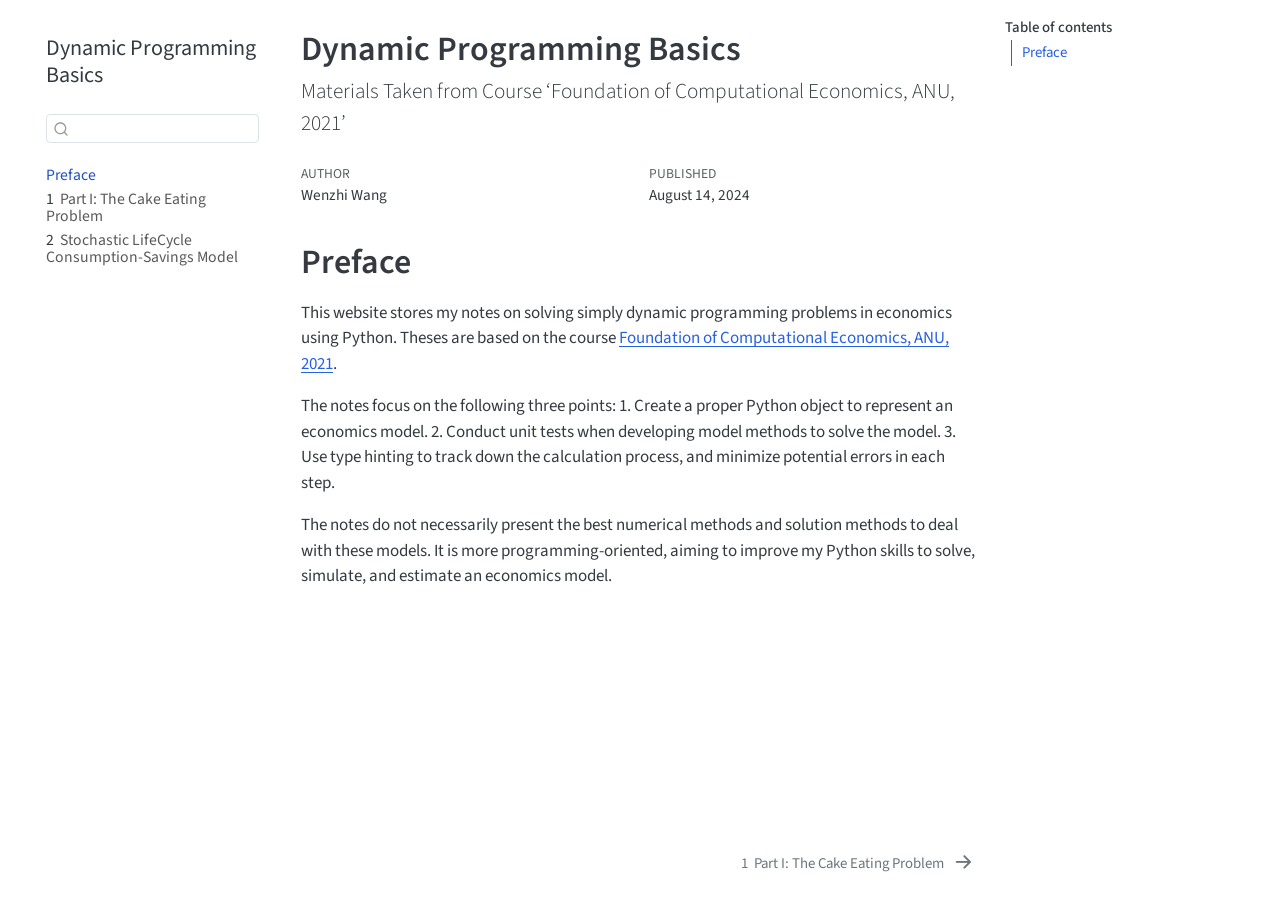
<file: docs/index.html>
<!DOCTYPE html>
<html xmlns="http://www.w3.org/1999/xhtml" lang="en" xml:lang="en"><head>

<meta charset="utf-8">
<meta name="generator" content="quarto-1.5.53">

<meta name="viewport" content="width=device-width, initial-scale=1.0, user-scalable=yes">

<meta name="author" content="Wenzhi Wang">
<meta name="dcterms.date" content="2024-08-14">

<title>Dynamic Programming Basics</title>
<style>
code{white-space: pre-wrap;}
span.smallcaps{font-variant: small-caps;}
div.columns{display: flex; gap: min(4vw, 1.5em);}
div.column{flex: auto; overflow-x: auto;}
div.hanging-indent{margin-left: 1.5em; text-indent: -1.5em;}
ul.task-list{list-style: none;}
ul.task-list li input[type="checkbox"] {
  width: 0.8em;
  margin: 0 0.8em 0.2em -1em; /* quarto-specific, see https://github.com/quarto-dev/quarto-cli/issues/4556 */ 
  vertical-align: middle;
}
</style>


<script src="site_libs/quarto-nav/quarto-nav.js"></script>
<script src="site_libs/quarto-nav/headroom.min.js"></script>
<script src="site_libs/clipboard/clipboard.min.js"></script>
<script src="site_libs/quarto-search/autocomplete.umd.js"></script>
<script src="site_libs/quarto-search/fuse.min.js"></script>
<script src="site_libs/quarto-search/quarto-search.js"></script>
<meta name="quarto:offset" content="./">
<link href="./01CakeEating.html" rel="next">
<script src="site_libs/quarto-html/quarto.js"></script>
<script src="site_libs/quarto-html/popper.min.js"></script>
<script src="site_libs/quarto-html/tippy.umd.min.js"></script>
<script src="site_libs/quarto-html/anchor.min.js"></script>
<link href="site_libs/quarto-html/tippy.css" rel="stylesheet">
<link href="site_libs/quarto-html/quarto-syntax-highlighting.css" rel="stylesheet" id="quarto-text-highlighting-styles">
<script src="site_libs/bootstrap/bootstrap.min.js"></script>
<link href="site_libs/bootstrap/bootstrap-icons.css" rel="stylesheet">
<link href="site_libs/bootstrap/bootstrap.min.css" rel="stylesheet" id="quarto-bootstrap" data-mode="light">
<script id="quarto-search-options" type="application/json">{
  "location": "sidebar",
  "copy-button": false,
  "collapse-after": 3,
  "panel-placement": "start",
  "type": "textbox",
  "limit": 50,
  "keyboard-shortcut": [
    "f",
    "/",
    "s"
  ],
  "show-item-context": false,
  "language": {
    "search-no-results-text": "No results",
    "search-matching-documents-text": "matching documents",
    "search-copy-link-title": "Copy link to search",
    "search-hide-matches-text": "Hide additional matches",
    "search-more-match-text": "more match in this document",
    "search-more-matches-text": "more matches in this document",
    "search-clear-button-title": "Clear",
    "search-text-placeholder": "",
    "search-detached-cancel-button-title": "Cancel",
    "search-submit-button-title": "Submit",
    "search-label": "Search"
  }
}</script>


</head>

<body class="nav-sidebar floating">

<div id="quarto-search-results"></div>
  <header id="quarto-header" class="headroom fixed-top">
  <nav class="quarto-secondary-nav">
    <div class="container-fluid d-flex">
      <button type="button" class="quarto-btn-toggle btn" data-bs-toggle="collapse" role="button" data-bs-target=".quarto-sidebar-collapse-item" aria-controls="quarto-sidebar" aria-expanded="false" aria-label="Toggle sidebar navigation" onclick="if (window.quartoToggleHeadroom) { window.quartoToggleHeadroom(); }">
        <i class="bi bi-layout-text-sidebar-reverse"></i>
      </button>
        <nav class="quarto-page-breadcrumbs" aria-label="breadcrumb"><ol class="breadcrumb"><li class="breadcrumb-item"><a href="./index.html">Preface</a></li></ol></nav>
        <a class="flex-grow-1" role="navigation" data-bs-toggle="collapse" data-bs-target=".quarto-sidebar-collapse-item" aria-controls="quarto-sidebar" aria-expanded="false" aria-label="Toggle sidebar navigation" onclick="if (window.quartoToggleHeadroom) { window.quartoToggleHeadroom(); }">      
        </a>
      <button type="button" class="btn quarto-search-button" aria-label="Search" onclick="window.quartoOpenSearch();">
        <i class="bi bi-search"></i>
      </button>
    </div>
  </nav>
</header>
<!-- content -->
<div id="quarto-content" class="quarto-container page-columns page-rows-contents page-layout-article">
<!-- sidebar -->
  <nav id="quarto-sidebar" class="sidebar collapse collapse-horizontal quarto-sidebar-collapse-item sidebar-navigation floating overflow-auto">
    <div class="pt-lg-2 mt-2 text-left sidebar-header">
    <div class="sidebar-title mb-0 py-0">
      <a href="./">Dynamic Programming Basics</a> 
    </div>
      </div>
        <div class="mt-2 flex-shrink-0 align-items-center">
        <div class="sidebar-search">
        <div id="quarto-search" class="" title="Search"></div>
        </div>
        </div>
    <div class="sidebar-menu-container"> 
    <ul class="list-unstyled mt-1">
        <li class="sidebar-item">
  <div class="sidebar-item-container"> 
  <a href="./index.html" class="sidebar-item-text sidebar-link active">
 <span class="menu-text">Preface</span></a>
  </div>
</li>
        <li class="sidebar-item">
  <div class="sidebar-item-container"> 
  <a href="./01CakeEating.html" class="sidebar-item-text sidebar-link">
 <span class="menu-text"><span class="chapter-number">1</span>&nbsp; <span class="chapter-title">Part I: The Cake Eating Problem</span></span></a>
  </div>
</li>
        <li class="sidebar-item">
  <div class="sidebar-item-container"> 
  <a href="./02LifeCycle.html" class="sidebar-item-text sidebar-link">
 <span class="menu-text"><span class="chapter-number">2</span>&nbsp; <span class="chapter-title">Stochastic LifeCycle Consumption-Savings Model</span></span></a>
  </div>
</li>
    </ul>
    </div>
</nav>
<div id="quarto-sidebar-glass" class="quarto-sidebar-collapse-item" data-bs-toggle="collapse" data-bs-target=".quarto-sidebar-collapse-item"></div>
<!-- margin-sidebar -->
    <div id="quarto-margin-sidebar" class="sidebar margin-sidebar">
        <nav id="TOC" role="doc-toc" class="toc-active">
    <h2 id="toc-title">Table of contents</h2>
   
  <ul>
  <li><a href="#preface" id="toc-preface" class="nav-link active" data-scroll-target="#preface">Preface</a></li>
  </ul>
</nav>
    </div>
<!-- main -->
<main class="content" id="quarto-document-content">

<header id="title-block-header" class="quarto-title-block default">
<div class="quarto-title">
<h1 class="title">Dynamic Programming Basics</h1>
<p class="subtitle lead">Materials Taken from Course ‘Foundation of Computational Economics, ANU, 2021’</p>
</div>



<div class="quarto-title-meta">

    <div>
    <div class="quarto-title-meta-heading">Author</div>
    <div class="quarto-title-meta-contents">
             <p>Wenzhi Wang </p>
          </div>
  </div>
    
    <div>
    <div class="quarto-title-meta-heading">Published</div>
    <div class="quarto-title-meta-contents">
      <p class="date">August 14, 2024</p>
    </div>
  </div>
  
    
  </div>
  


</header>


<section id="preface" class="level1 unnumbered">
<h1 class="unnumbered">Preface</h1>
<p>This website stores my notes on solving simply dynamic programming problems in economics using Python. Theses are based on the course <a href="https://github.com/fediskhakov/CompEcon">Foundation of Computational Economics, ANU, 2021</a>.</p>
<p>The notes focus on the following three points: 1. Create a proper Python object to represent an economics model. 2. Conduct unit tests when developing model methods to solve the model. 3. Use type hinting to track down the calculation process, and minimize potential errors in each step.</p>
<p>The notes do not necessarily present the best numerical methods and solution methods to deal with these models. It is more programming-oriented, aiming to improve my Python skills to solve, simulate, and estimate an economics model.</p>


</section>

</main> <!-- /main -->
<script id="quarto-html-after-body" type="application/javascript">
window.document.addEventListener("DOMContentLoaded", function (event) {
  const toggleBodyColorMode = (bsSheetEl) => {
    const mode = bsSheetEl.getAttribute("data-mode");
    const bodyEl = window.document.querySelector("body");
    if (mode === "dark") {
      bodyEl.classList.add("quarto-dark");
      bodyEl.classList.remove("quarto-light");
    } else {
      bodyEl.classList.add("quarto-light");
      bodyEl.classList.remove("quarto-dark");
    }
  }
  const toggleBodyColorPrimary = () => {
    const bsSheetEl = window.document.querySelector("link#quarto-bootstrap");
    if (bsSheetEl) {
      toggleBodyColorMode(bsSheetEl);
    }
  }
  toggleBodyColorPrimary();  
  const icon = "";
  const anchorJS = new window.AnchorJS();
  anchorJS.options = {
    placement: 'right',
    icon: icon
  };
  anchorJS.add('.anchored');
  const isCodeAnnotation = (el) => {
    for (const clz of el.classList) {
      if (clz.startsWith('code-annotation-')) {                     
        return true;
      }
    }
    return false;
  }
  const onCopySuccess = function(e) {
    // button target
    const button = e.trigger;
    // don't keep focus
    button.blur();
    // flash "checked"
    button.classList.add('code-copy-button-checked');
    var currentTitle = button.getAttribute("title");
    button.setAttribute("title", "Copied!");
    let tooltip;
    if (window.bootstrap) {
      button.setAttribute("data-bs-toggle", "tooltip");
      button.setAttribute("data-bs-placement", "left");
      button.setAttribute("data-bs-title", "Copied!");
      tooltip = new bootstrap.Tooltip(button, 
        { trigger: "manual", 
          customClass: "code-copy-button-tooltip",
          offset: [0, -8]});
      tooltip.show();    
    }
    setTimeout(function() {
      if (tooltip) {
        tooltip.hide();
        button.removeAttribute("data-bs-title");
        button.removeAttribute("data-bs-toggle");
        button.removeAttribute("data-bs-placement");
      }
      button.setAttribute("title", currentTitle);
      button.classList.remove('code-copy-button-checked');
    }, 1000);
    // clear code selection
    e.clearSelection();
  }
  const getTextToCopy = function(trigger) {
      const codeEl = trigger.previousElementSibling.cloneNode(true);
      for (const childEl of codeEl.children) {
        if (isCodeAnnotation(childEl)) {
          childEl.remove();
        }
      }
      return codeEl.innerText;
  }
  const clipboard = new window.ClipboardJS('.code-copy-button:not([data-in-quarto-modal])', {
    text: getTextToCopy
  });
  clipboard.on('success', onCopySuccess);
  if (window.document.getElementById('quarto-embedded-source-code-modal')) {
    // For code content inside modals, clipBoardJS needs to be initialized with a container option
    // TODO: Check when it could be a function (https://github.com/zenorocha/clipboard.js/issues/860)
    const clipboardModal = new window.ClipboardJS('.code-copy-button[data-in-quarto-modal]', {
      text: getTextToCopy,
      container: window.document.getElementById('quarto-embedded-source-code-modal')
    });
    clipboardModal.on('success', onCopySuccess);
  }
    var localhostRegex = new RegExp(/^(?:http|https):\/\/localhost\:?[0-9]*\//);
    var mailtoRegex = new RegExp(/^mailto:/);
      var filterRegex = new RegExp('/' + window.location.host + '/');
    var isInternal = (href) => {
        return filterRegex.test(href) || localhostRegex.test(href) || mailtoRegex.test(href);
    }
    // Inspect non-navigation links and adorn them if external
 	var links = window.document.querySelectorAll('a[href]:not(.nav-link):not(.navbar-brand):not(.toc-action):not(.sidebar-link):not(.sidebar-item-toggle):not(.pagination-link):not(.no-external):not([aria-hidden]):not(.dropdown-item):not(.quarto-navigation-tool):not(.about-link)');
    for (var i=0; i<links.length; i++) {
      const link = links[i];
      if (!isInternal(link.href)) {
        // undo the damage that might have been done by quarto-nav.js in the case of
        // links that we want to consider external
        if (link.dataset.originalHref !== undefined) {
          link.href = link.dataset.originalHref;
        }
      }
    }
  function tippyHover(el, contentFn, onTriggerFn, onUntriggerFn) {
    const config = {
      allowHTML: true,
      maxWidth: 500,
      delay: 100,
      arrow: false,
      appendTo: function(el) {
          return el.parentElement;
      },
      interactive: true,
      interactiveBorder: 10,
      theme: 'quarto',
      placement: 'bottom-start',
    };
    if (contentFn) {
      config.content = contentFn;
    }
    if (onTriggerFn) {
      config.onTrigger = onTriggerFn;
    }
    if (onUntriggerFn) {
      config.onUntrigger = onUntriggerFn;
    }
    window.tippy(el, config); 
  }
  const noterefs = window.document.querySelectorAll('a[role="doc-noteref"]');
  for (var i=0; i<noterefs.length; i++) {
    const ref = noterefs[i];
    tippyHover(ref, function() {
      // use id or data attribute instead here
      let href = ref.getAttribute('data-footnote-href') || ref.getAttribute('href');
      try { href = new URL(href).hash; } catch {}
      const id = href.replace(/^#\/?/, "");
      const note = window.document.getElementById(id);
      if (note) {
        return note.innerHTML;
      } else {
        return "";
      }
    });
  }
  const xrefs = window.document.querySelectorAll('a.quarto-xref');
  const processXRef = (id, note) => {
    // Strip column container classes
    const stripColumnClz = (el) => {
      el.classList.remove("page-full", "page-columns");
      if (el.children) {
        for (const child of el.children) {
          stripColumnClz(child);
        }
      }
    }
    stripColumnClz(note)
    if (id === null || id.startsWith('sec-')) {
      // Special case sections, only their first couple elements
      const container = document.createElement("div");
      if (note.children && note.children.length > 2) {
        container.appendChild(note.children[0].cloneNode(true));
        for (let i = 1; i < note.children.length; i++) {
          const child = note.children[i];
          if (child.tagName === "P" && child.innerText === "") {
            continue;
          } else {
            container.appendChild(child.cloneNode(true));
            break;
          }
        }
        if (window.Quarto?.typesetMath) {
          window.Quarto.typesetMath(container);
        }
        return container.innerHTML
      } else {
        if (window.Quarto?.typesetMath) {
          window.Quarto.typesetMath(note);
        }
        return note.innerHTML;
      }
    } else {
      // Remove any anchor links if they are present
      const anchorLink = note.querySelector('a.anchorjs-link');
      if (anchorLink) {
        anchorLink.remove();
      }
      if (window.Quarto?.typesetMath) {
        window.Quarto.typesetMath(note);
      }
      // TODO in 1.5, we should make sure this works without a callout special case
      if (note.classList.contains("callout")) {
        return note.outerHTML;
      } else {
        return note.innerHTML;
      }
    }
  }
  for (var i=0; i<xrefs.length; i++) {
    const xref = xrefs[i];
    tippyHover(xref, undefined, function(instance) {
      instance.disable();
      let url = xref.getAttribute('href');
      let hash = undefined; 
      if (url.startsWith('#')) {
        hash = url;
      } else {
        try { hash = new URL(url).hash; } catch {}
      }
      if (hash) {
        const id = hash.replace(/^#\/?/, "");
        const note = window.document.getElementById(id);
        if (note !== null) {
          try {
            const html = processXRef(id, note.cloneNode(true));
            instance.setContent(html);
          } finally {
            instance.enable();
            instance.show();
          }
        } else {
          // See if we can fetch this
          fetch(url.split('#')[0])
          .then(res => res.text())
          .then(html => {
            const parser = new DOMParser();
            const htmlDoc = parser.parseFromString(html, "text/html");
            const note = htmlDoc.getElementById(id);
            if (note !== null) {
              const html = processXRef(id, note);
              instance.setContent(html);
            } 
          }).finally(() => {
            instance.enable();
            instance.show();
          });
        }
      } else {
        // See if we can fetch a full url (with no hash to target)
        // This is a special case and we should probably do some content thinning / targeting
        fetch(url)
        .then(res => res.text())
        .then(html => {
          const parser = new DOMParser();
          const htmlDoc = parser.parseFromString(html, "text/html");
          const note = htmlDoc.querySelector('main.content');
          if (note !== null) {
            // This should only happen for chapter cross references
            // (since there is no id in the URL)
            // remove the first header
            if (note.children.length > 0 && note.children[0].tagName === "HEADER") {
              note.children[0].remove();
            }
            const html = processXRef(null, note);
            instance.setContent(html);
          } 
        }).finally(() => {
          instance.enable();
          instance.show();
        });
      }
    }, function(instance) {
    });
  }
      let selectedAnnoteEl;
      const selectorForAnnotation = ( cell, annotation) => {
        let cellAttr = 'data-code-cell="' + cell + '"';
        let lineAttr = 'data-code-annotation="' +  annotation + '"';
        const selector = 'span[' + cellAttr + '][' + lineAttr + ']';
        return selector;
      }
      const selectCodeLines = (annoteEl) => {
        const doc = window.document;
        const targetCell = annoteEl.getAttribute("data-target-cell");
        const targetAnnotation = annoteEl.getAttribute("data-target-annotation");
        const annoteSpan = window.document.querySelector(selectorForAnnotation(targetCell, targetAnnotation));
        const lines = annoteSpan.getAttribute("data-code-lines").split(",");
        const lineIds = lines.map((line) => {
          return targetCell + "-" + line;
        })
        let top = null;
        let height = null;
        let parent = null;
        if (lineIds.length > 0) {
            //compute the position of the single el (top and bottom and make a div)
            const el = window.document.getElementById(lineIds[0]);
            top = el.offsetTop;
            height = el.offsetHeight;
            parent = el.parentElement.parentElement;
          if (lineIds.length > 1) {
            const lastEl = window.document.getElementById(lineIds[lineIds.length - 1]);
            const bottom = lastEl.offsetTop + lastEl.offsetHeight;
            height = bottom - top;
          }
          if (top !== null && height !== null && parent !== null) {
            // cook up a div (if necessary) and position it 
            let div = window.document.getElementById("code-annotation-line-highlight");
            if (div === null) {
              div = window.document.createElement("div");
              div.setAttribute("id", "code-annotation-line-highlight");
              div.style.position = 'absolute';
              parent.appendChild(div);
            }
            div.style.top = top - 2 + "px";
            div.style.height = height + 4 + "px";
            div.style.left = 0;
            let gutterDiv = window.document.getElementById("code-annotation-line-highlight-gutter");
            if (gutterDiv === null) {
              gutterDiv = window.document.createElement("div");
              gutterDiv.setAttribute("id", "code-annotation-line-highlight-gutter");
              gutterDiv.style.position = 'absolute';
              const codeCell = window.document.getElementById(targetCell);
              const gutter = codeCell.querySelector('.code-annotation-gutter');
              gutter.appendChild(gutterDiv);
            }
            gutterDiv.style.top = top - 2 + "px";
            gutterDiv.style.height = height + 4 + "px";
          }
          selectedAnnoteEl = annoteEl;
        }
      };
      const unselectCodeLines = () => {
        const elementsIds = ["code-annotation-line-highlight", "code-annotation-line-highlight-gutter"];
        elementsIds.forEach((elId) => {
          const div = window.document.getElementById(elId);
          if (div) {
            div.remove();
          }
        });
        selectedAnnoteEl = undefined;
      };
        // Handle positioning of the toggle
    window.addEventListener(
      "resize",
      throttle(() => {
        elRect = undefined;
        if (selectedAnnoteEl) {
          selectCodeLines(selectedAnnoteEl);
        }
      }, 10)
    );
    function throttle(fn, ms) {
    let throttle = false;
    let timer;
      return (...args) => {
        if(!throttle) { // first call gets through
            fn.apply(this, args);
            throttle = true;
        } else { // all the others get throttled
            if(timer) clearTimeout(timer); // cancel #2
            timer = setTimeout(() => {
              fn.apply(this, args);
              timer = throttle = false;
            }, ms);
        }
      };
    }
      // Attach click handler to the DT
      const annoteDls = window.document.querySelectorAll('dt[data-target-cell]');
      for (const annoteDlNode of annoteDls) {
        annoteDlNode.addEventListener('click', (event) => {
          const clickedEl = event.target;
          if (clickedEl !== selectedAnnoteEl) {
            unselectCodeLines();
            const activeEl = window.document.querySelector('dt[data-target-cell].code-annotation-active');
            if (activeEl) {
              activeEl.classList.remove('code-annotation-active');
            }
            selectCodeLines(clickedEl);
            clickedEl.classList.add('code-annotation-active');
          } else {
            // Unselect the line
            unselectCodeLines();
            clickedEl.classList.remove('code-annotation-active');
          }
        });
      }
  const findCites = (el) => {
    const parentEl = el.parentElement;
    if (parentEl) {
      const cites = parentEl.dataset.cites;
      if (cites) {
        return {
          el,
          cites: cites.split(' ')
        };
      } else {
        return findCites(el.parentElement)
      }
    } else {
      return undefined;
    }
  };
  var bibliorefs = window.document.querySelectorAll('a[role="doc-biblioref"]');
  for (var i=0; i<bibliorefs.length; i++) {
    const ref = bibliorefs[i];
    const citeInfo = findCites(ref);
    if (citeInfo) {
      tippyHover(citeInfo.el, function() {
        var popup = window.document.createElement('div');
        citeInfo.cites.forEach(function(cite) {
          var citeDiv = window.document.createElement('div');
          citeDiv.classList.add('hanging-indent');
          citeDiv.classList.add('csl-entry');
          var biblioDiv = window.document.getElementById('ref-' + cite);
          if (biblioDiv) {
            citeDiv.innerHTML = biblioDiv.innerHTML;
          }
          popup.appendChild(citeDiv);
        });
        return popup.innerHTML;
      });
    }
  }
});
</script>
<nav class="page-navigation">
  <div class="nav-page nav-page-previous">
  </div>
  <div class="nav-page nav-page-next">
      <a href="./01CakeEating.html" class="pagination-link" aria-label="Part I: The Cake Eating Problem">
        <span class="nav-page-text"><span class="chapter-number">1</span>&nbsp; <span class="chapter-title">Part I: The Cake Eating Problem</span></span> <i class="bi bi-arrow-right-short"></i>
      </a>
  </div>
</nav>
</div> <!-- /content -->




</body></html>
</file>
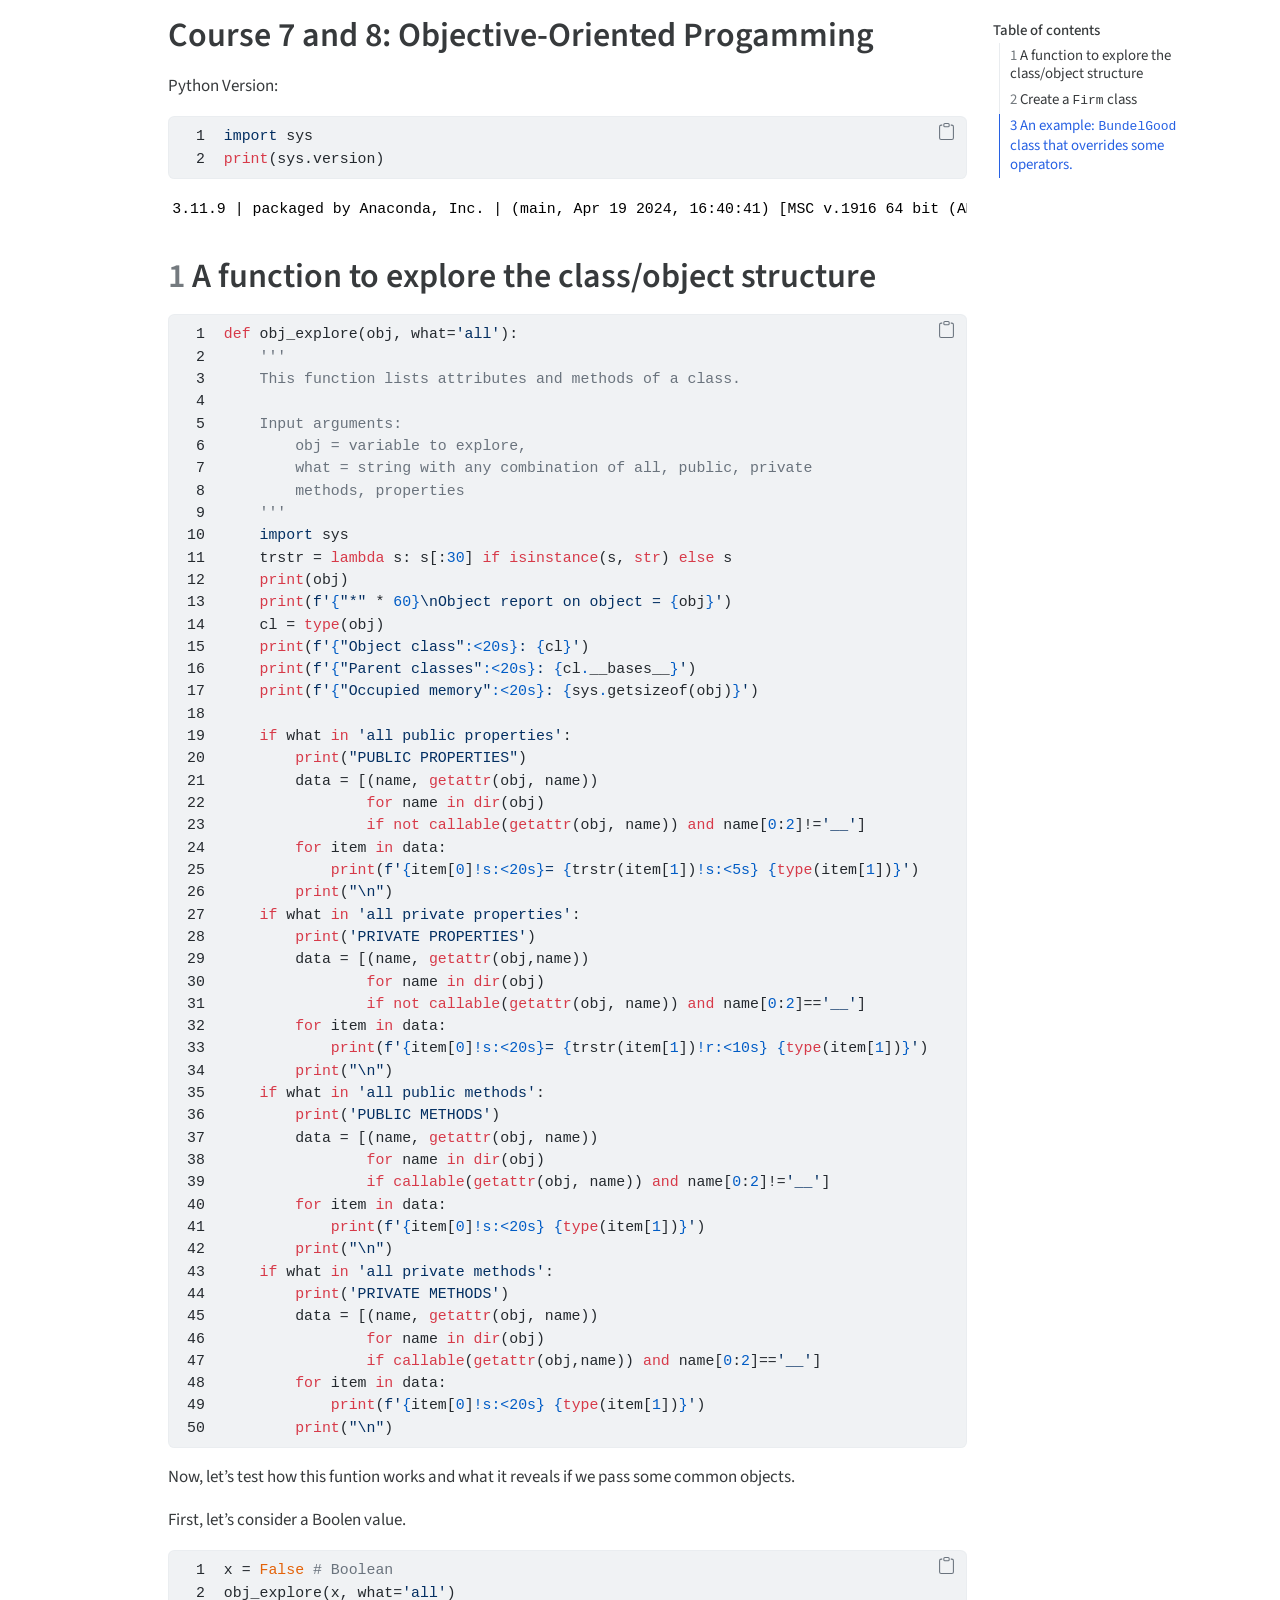
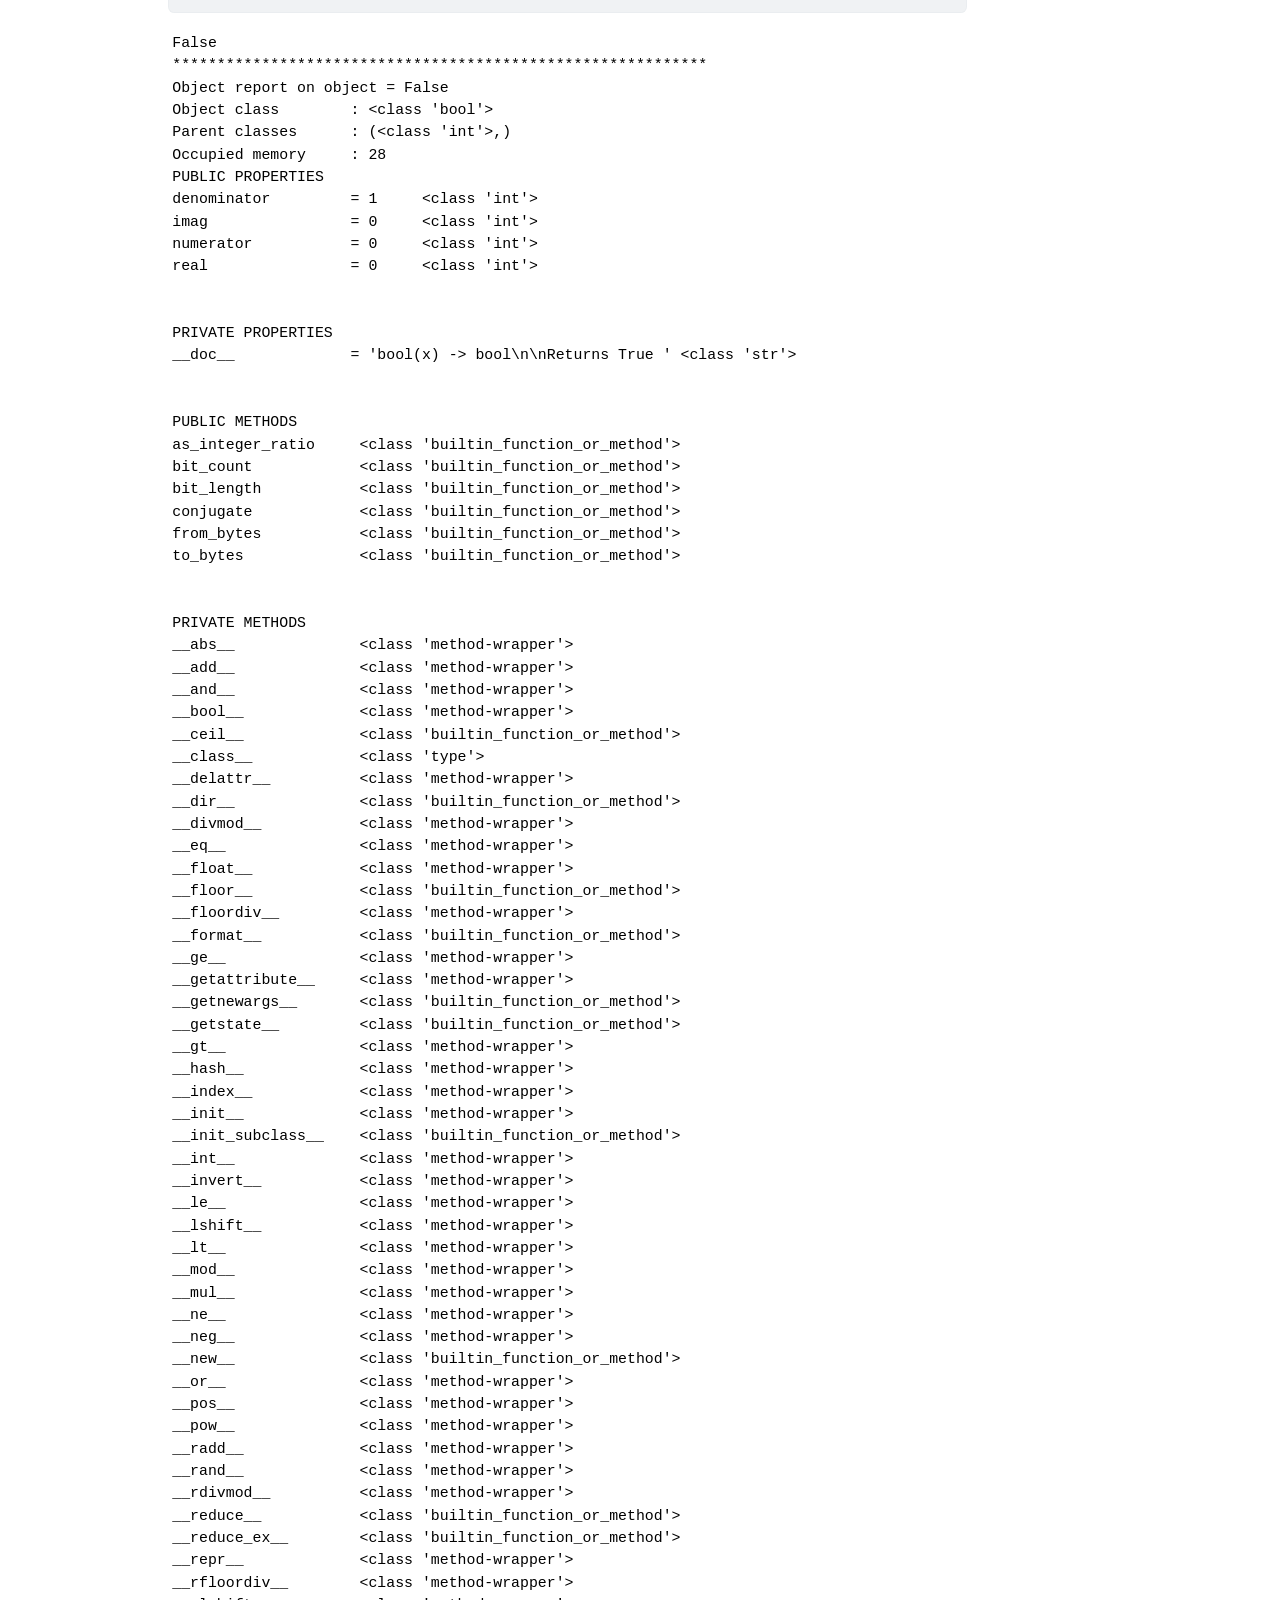
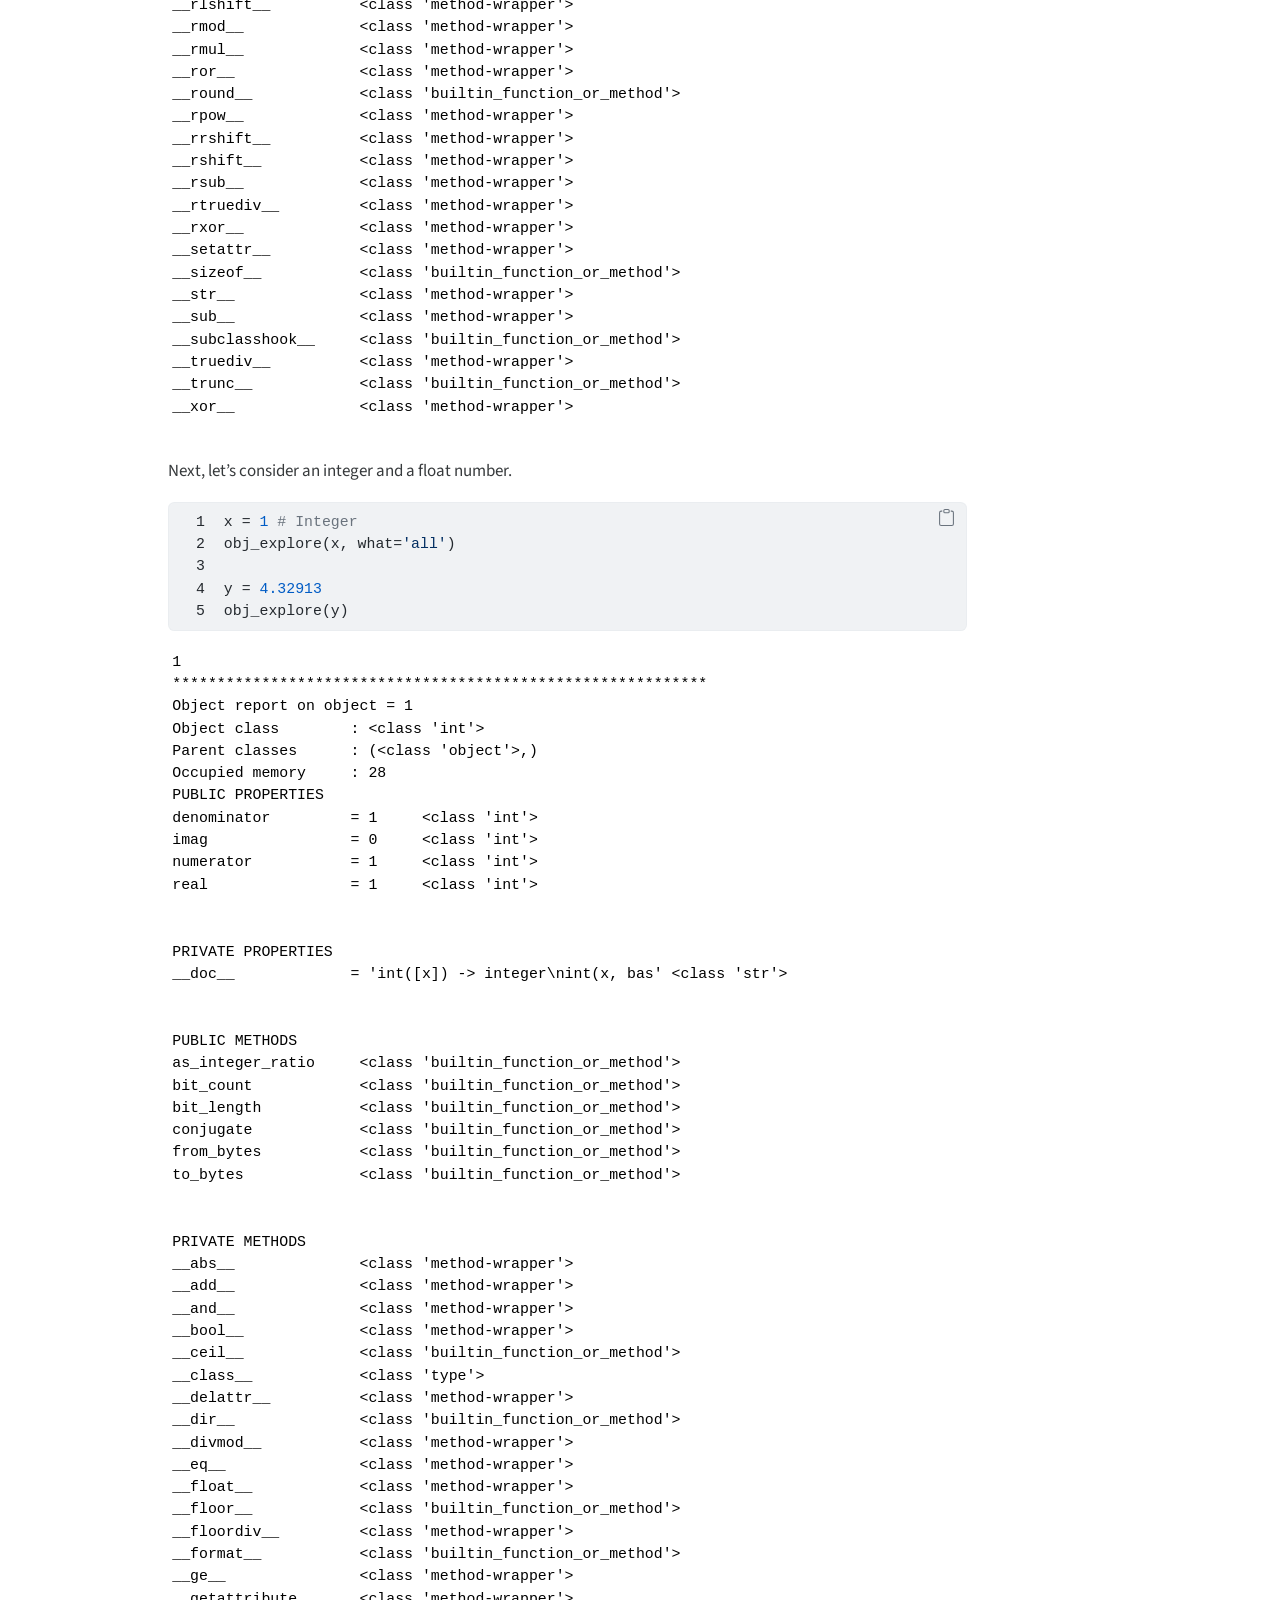
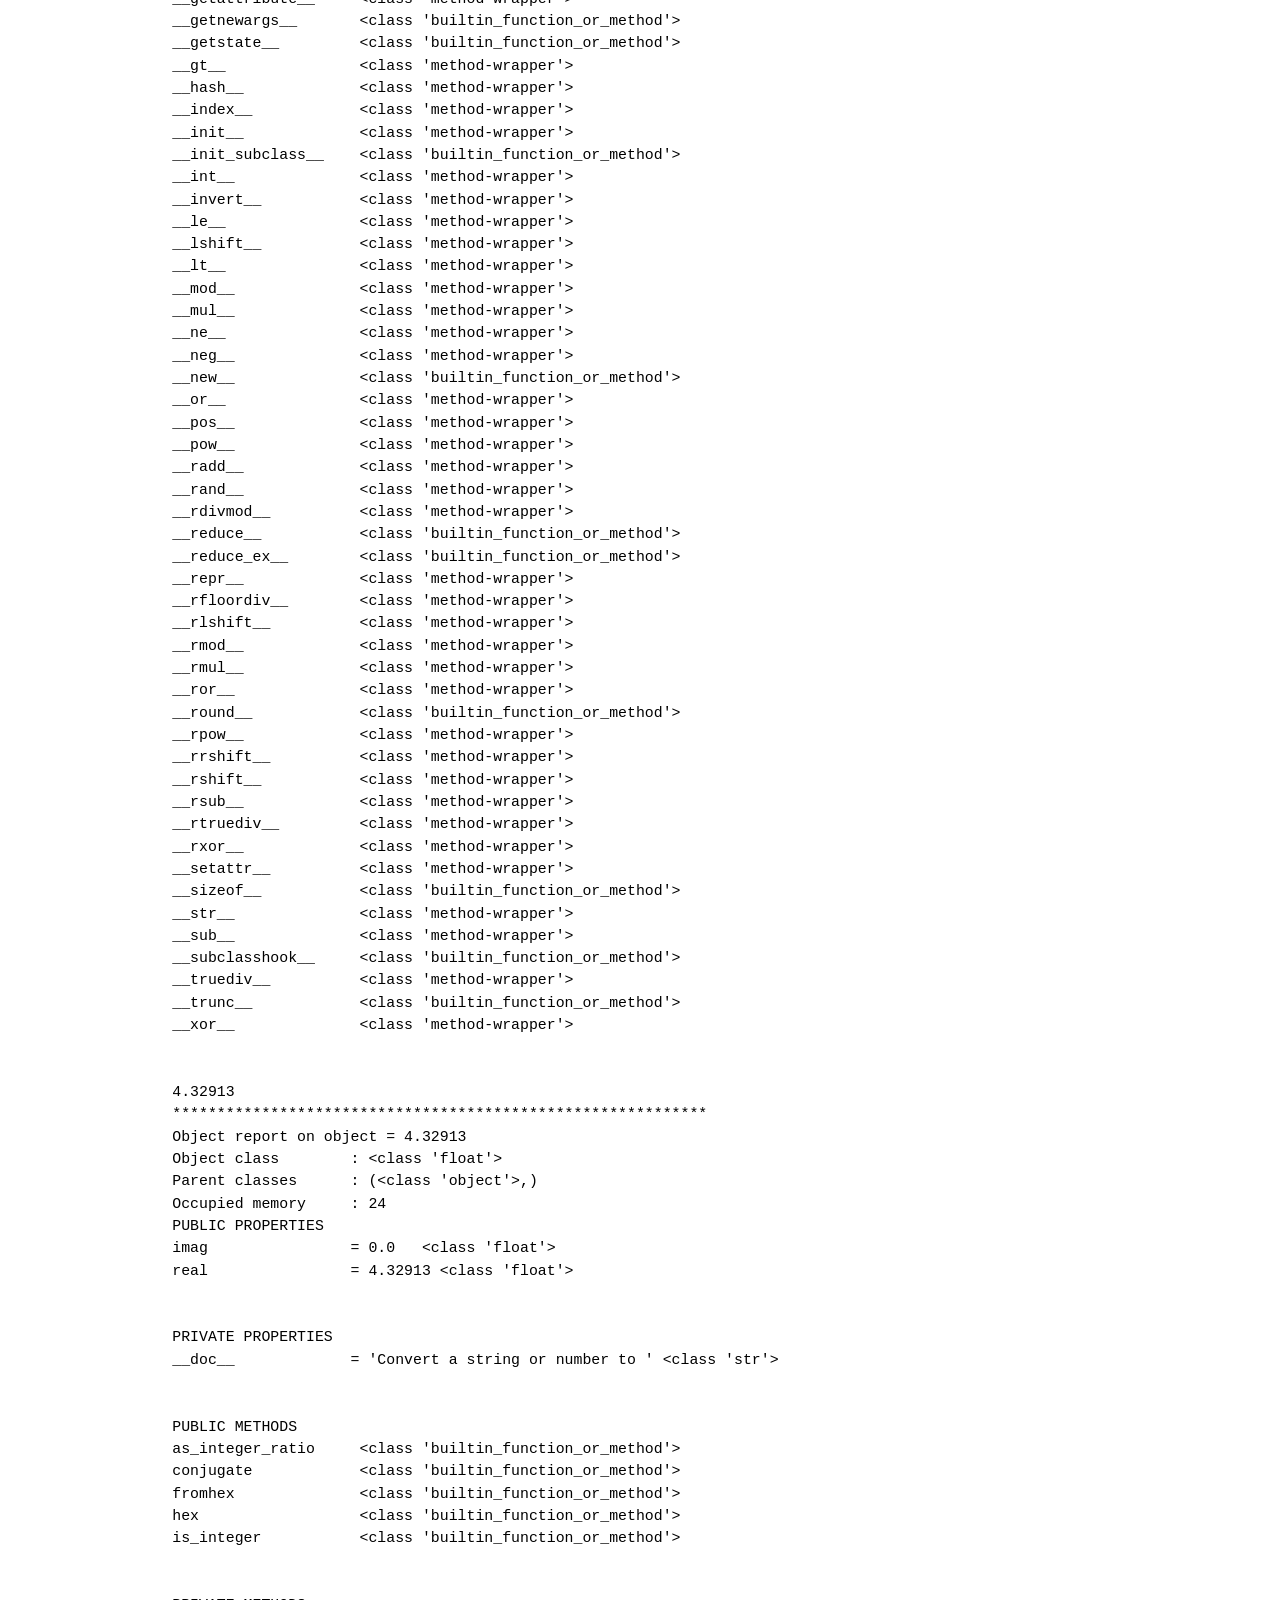
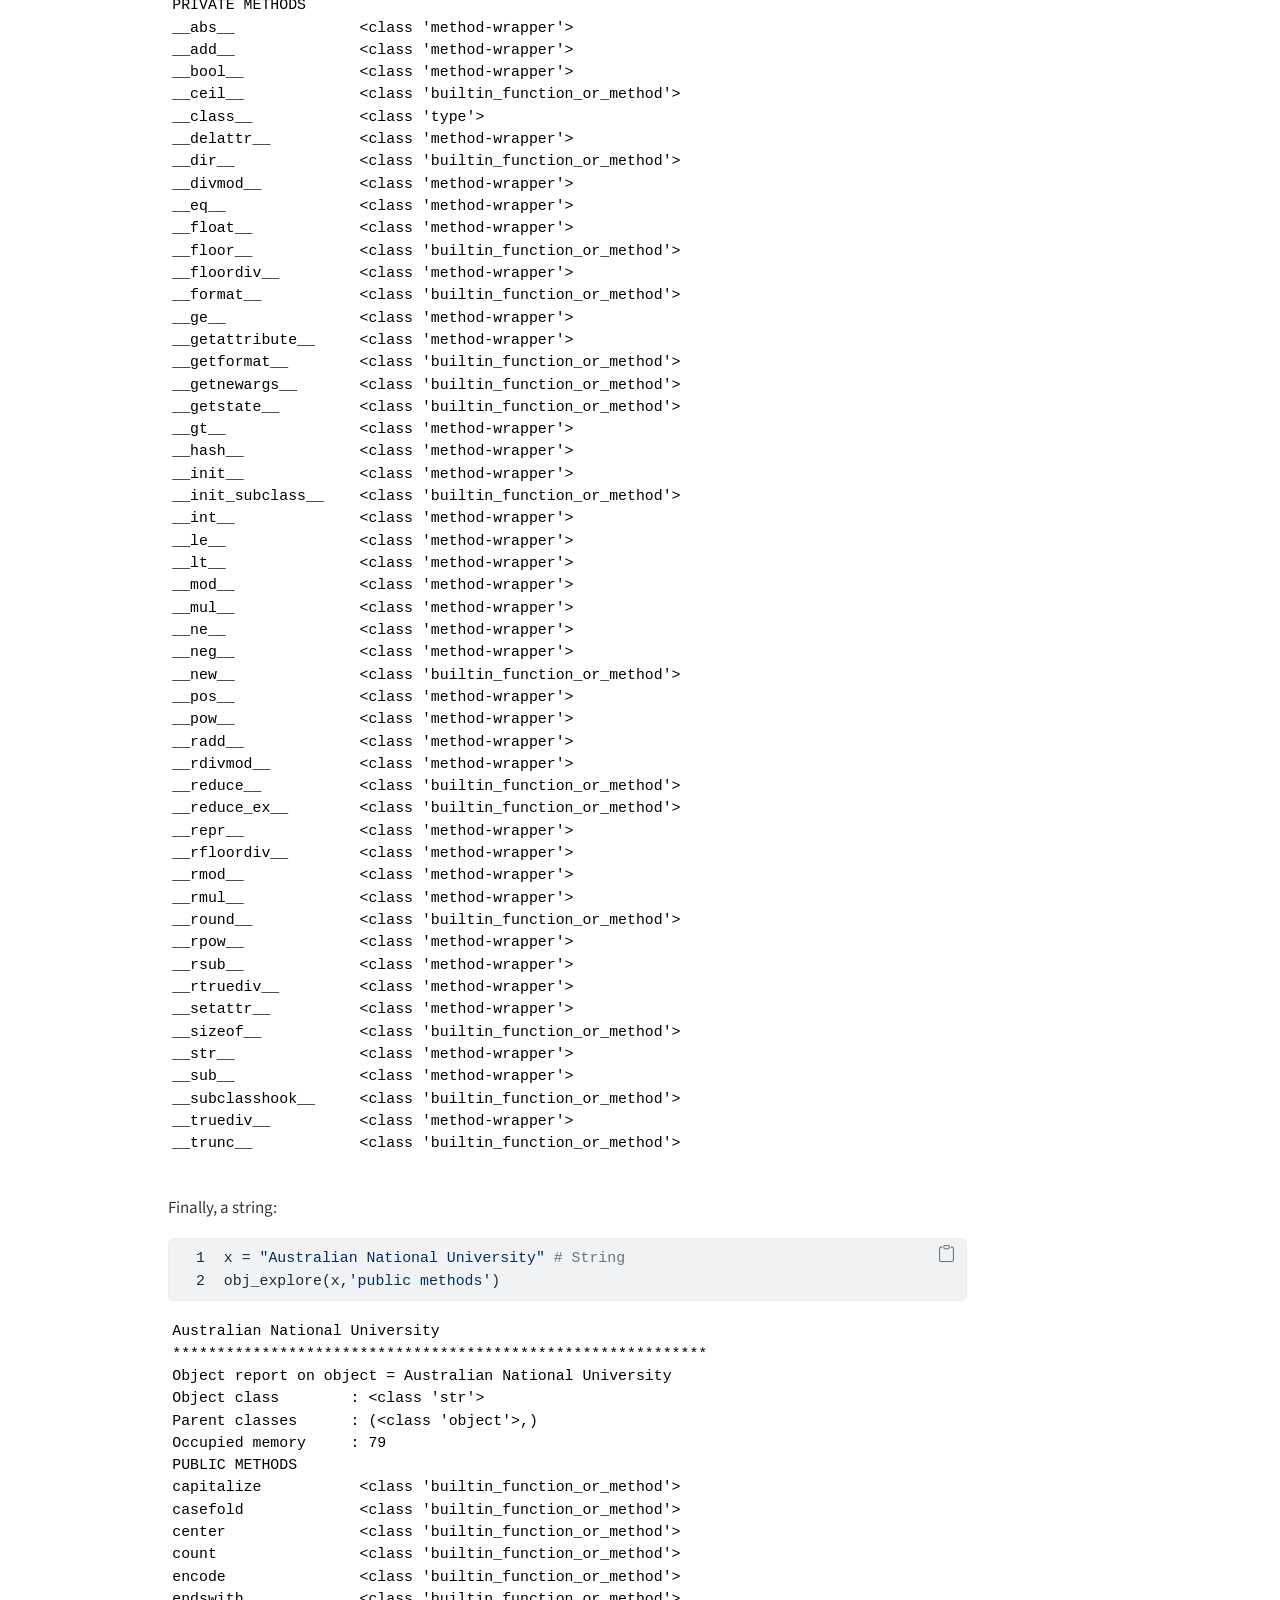
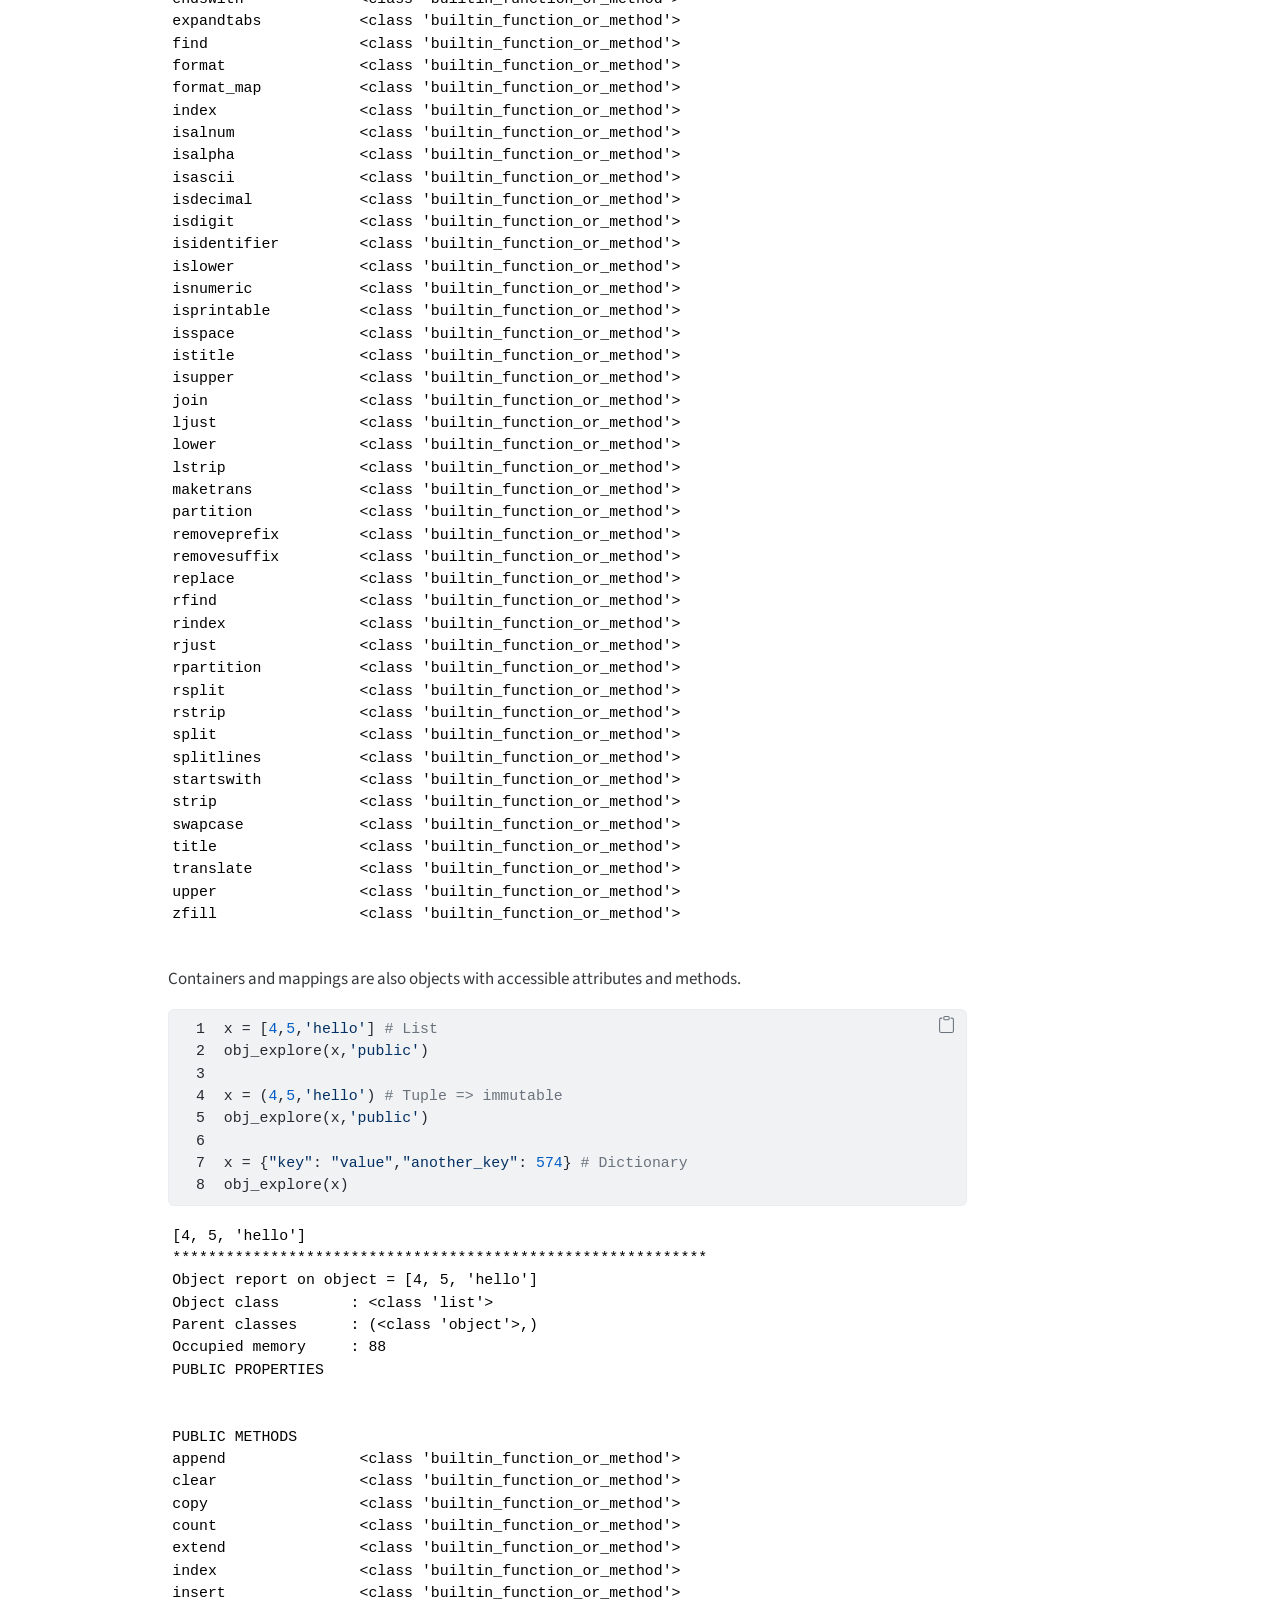
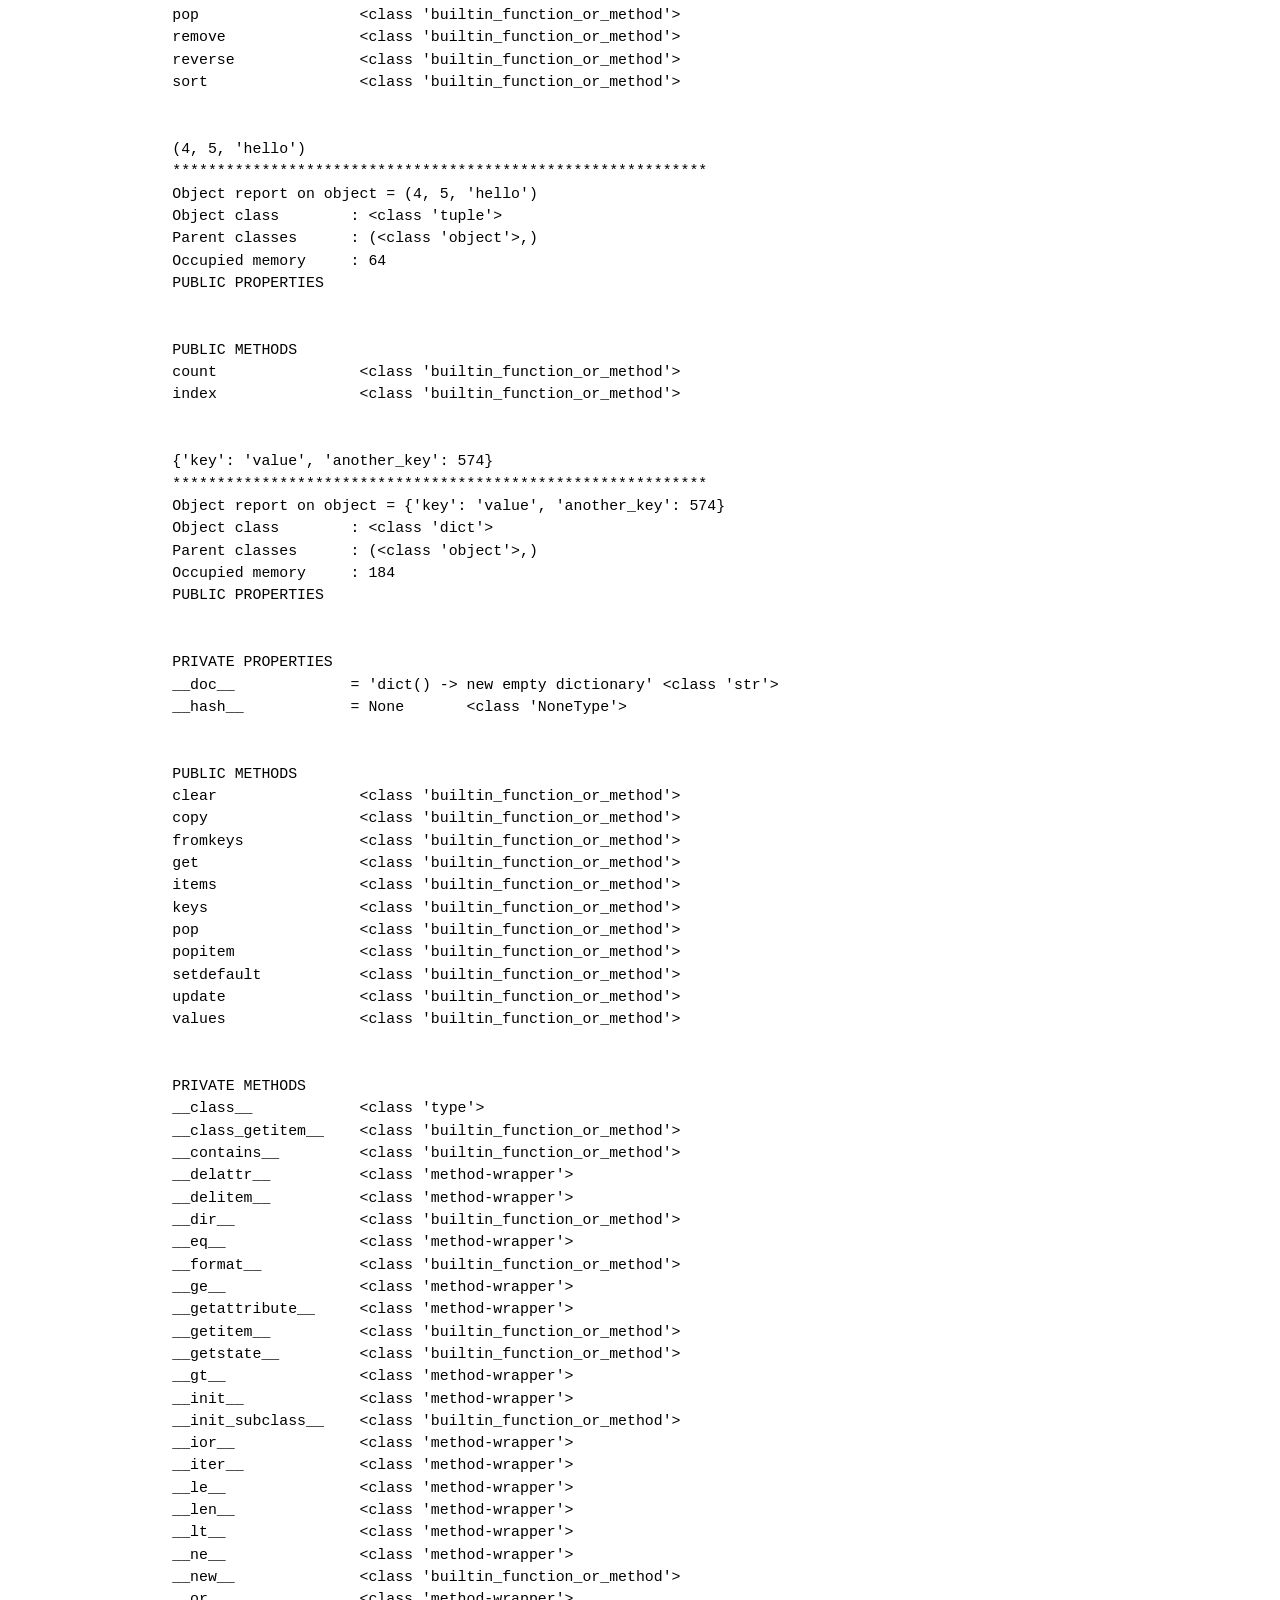
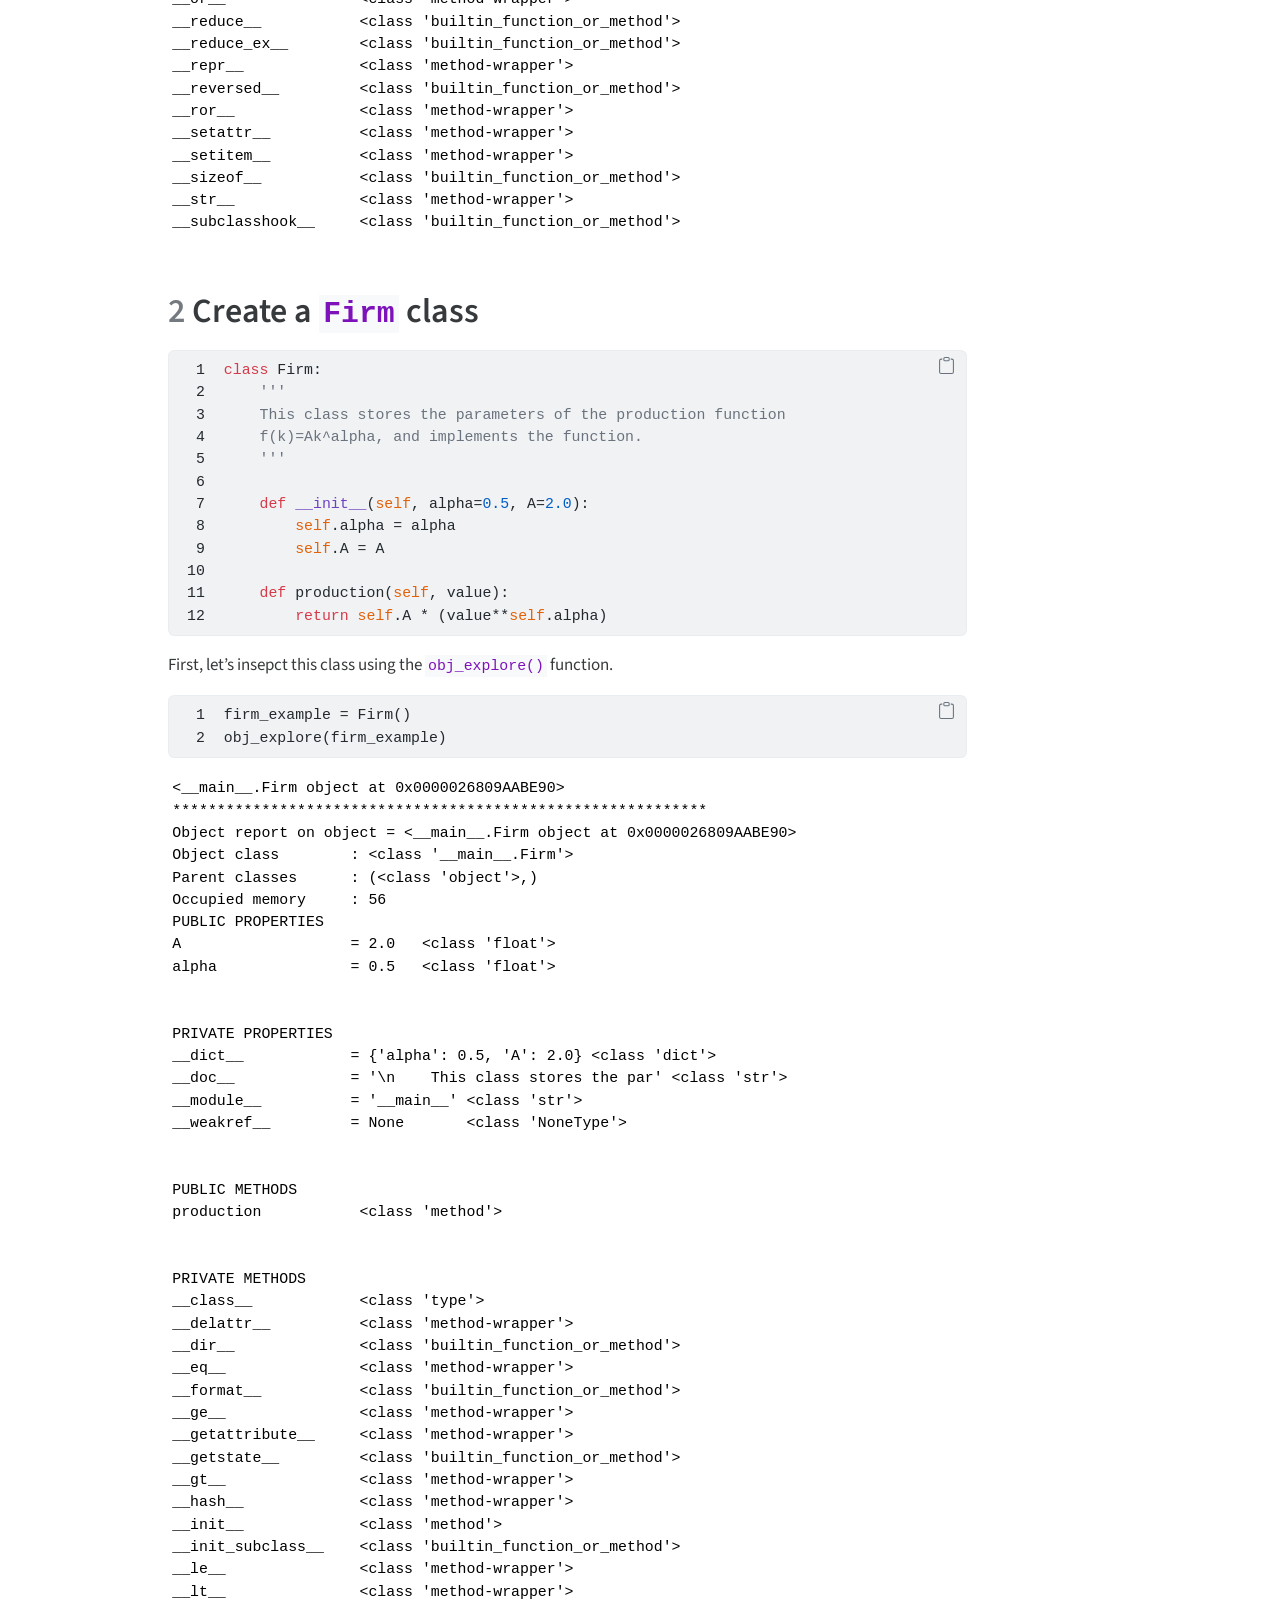
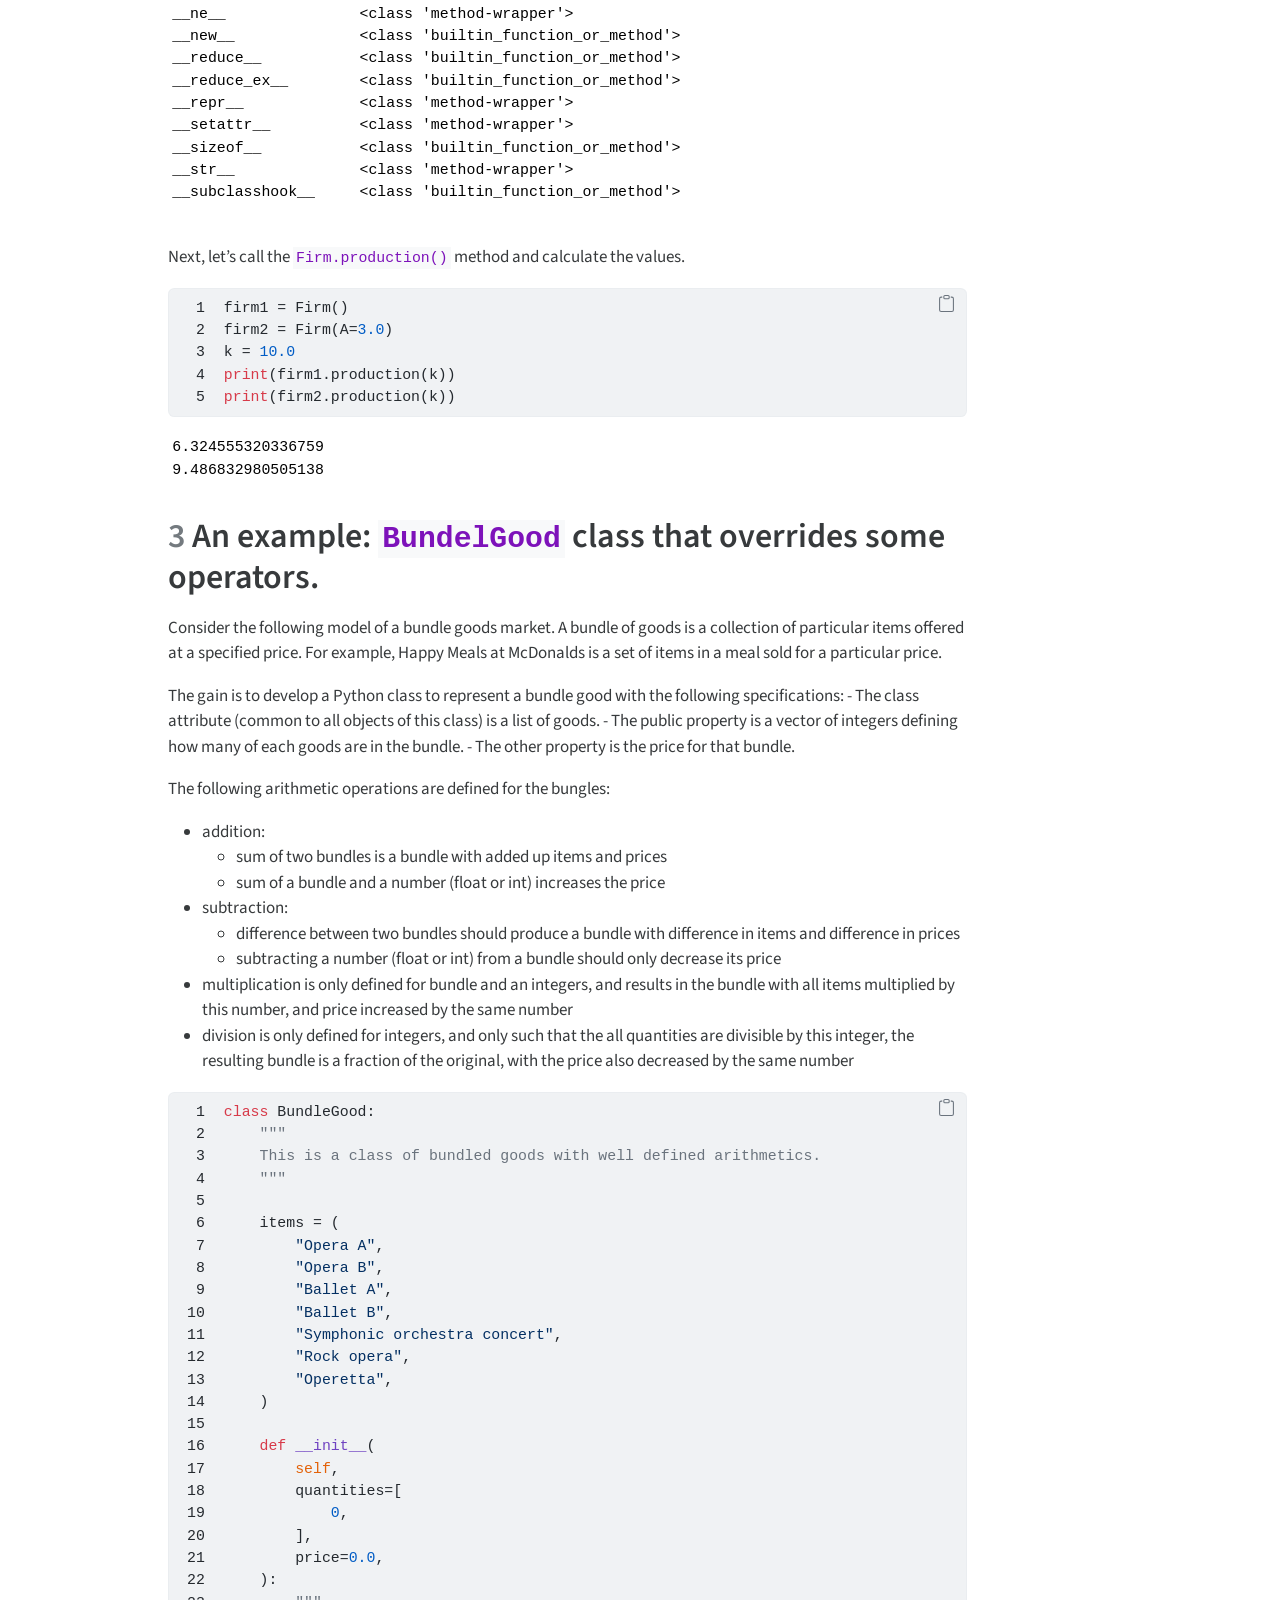
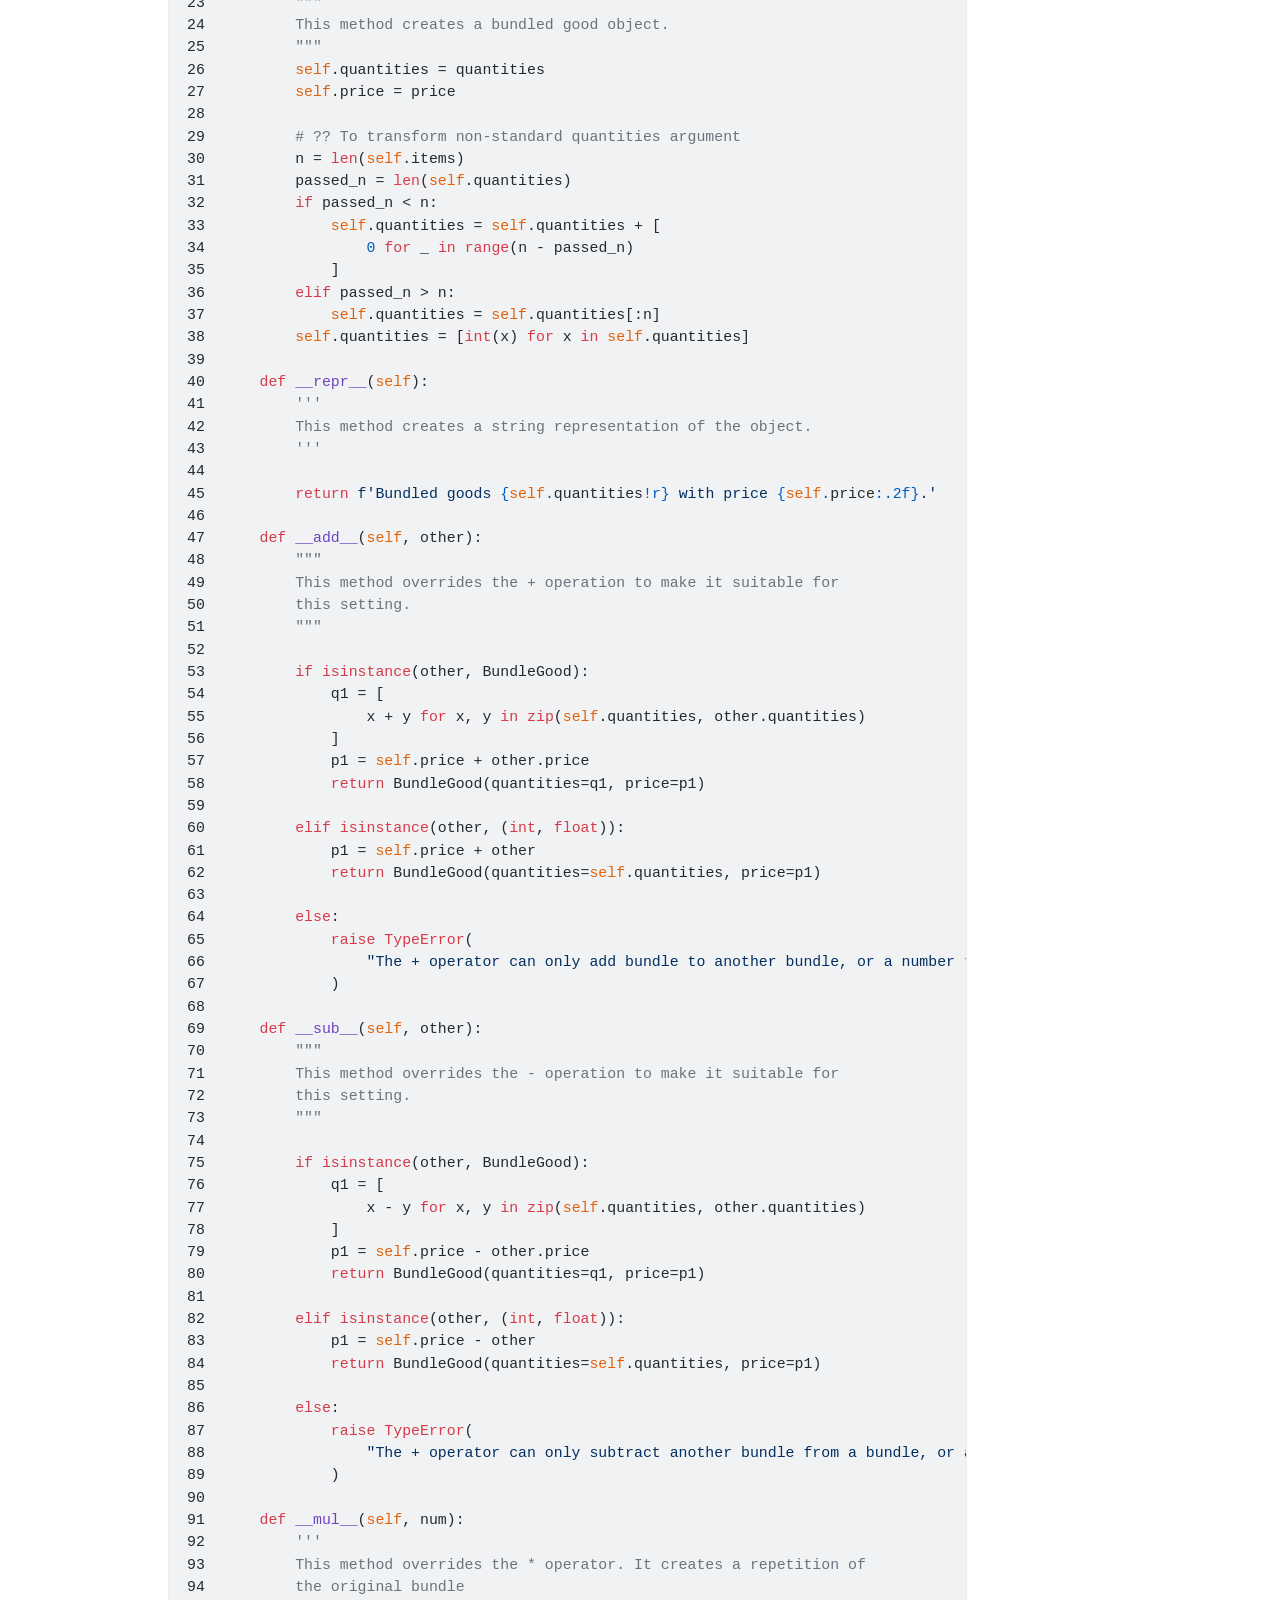
<file: 01Basics/Course7_OOP.html>
<!DOCTYPE html>
<html xmlns="http://www.w3.org/1999/xhtml" lang="en" xml:lang="en"><head>

<meta charset="utf-8">
<meta name="generator" content="quarto-1.5.53">

<meta name="viewport" content="width=device-width, initial-scale=1.0, user-scalable=yes">


<title>Course 7 and 8: Objective-Oriented Progamming</title>
<style>
code{white-space: pre-wrap;}
span.smallcaps{font-variant: small-caps;}
div.columns{display: flex; gap: min(4vw, 1.5em);}
div.column{flex: auto; overflow-x: auto;}
div.hanging-indent{margin-left: 1.5em; text-indent: -1.5em;}
ul.task-list{list-style: none;}
ul.task-list li input[type="checkbox"] {
  width: 0.8em;
  margin: 0 0.8em 0.2em -1em; /* quarto-specific, see https://github.com/quarto-dev/quarto-cli/issues/4556 */ 
  vertical-align: middle;
}
/* CSS for syntax highlighting */
pre > code.sourceCode { white-space: pre; position: relative; }
pre > code.sourceCode > span { line-height: 1.25; }
pre > code.sourceCode > span:empty { height: 1.2em; }
.sourceCode { overflow: visible; }
code.sourceCode > span { color: inherit; text-decoration: inherit; }
div.sourceCode { margin: 1em 0; }
pre.sourceCode { margin: 0; }
@media screen {
div.sourceCode { overflow: auto; }
}
@media print {
pre > code.sourceCode { white-space: pre-wrap; }
pre > code.sourceCode > span { display: inline-block; text-indent: -5em; padding-left: 5em; }
}
pre.numberSource code
  { counter-reset: source-line 0; }
pre.numberSource code > span
  { position: relative; left: -4em; counter-increment: source-line; }
pre.numberSource code > span > a:first-child::before
  { content: counter(source-line);
    position: relative; left: -1em; text-align: right; vertical-align: baseline;
    border: none; display: inline-block;
    -webkit-touch-callout: none; -webkit-user-select: none;
    -khtml-user-select: none; -moz-user-select: none;
    -ms-user-select: none; user-select: none;
    padding: 0 4px; width: 4em;
  }
pre.numberSource { margin-left: 3em;  padding-left: 4px; }
div.sourceCode
  {   }
@media screen {
pre > code.sourceCode > span > a:first-child::before { text-decoration: underline; }
}
</style>


<script src="Course7_OOP_files/libs/clipboard/clipboard.min.js"></script>
<script src="Course7_OOP_files/libs/quarto-html/quarto.js"></script>
<script src="Course7_OOP_files/libs/quarto-html/popper.min.js"></script>
<script src="Course7_OOP_files/libs/quarto-html/tippy.umd.min.js"></script>
<script src="Course7_OOP_files/libs/quarto-html/anchor.min.js"></script>
<link href="Course7_OOP_files/libs/quarto-html/tippy.css" rel="stylesheet">
<link href="Course7_OOP_files/libs/quarto-html/quarto-syntax-highlighting.css" rel="stylesheet" id="quarto-text-highlighting-styles">
<script src="Course7_OOP_files/libs/bootstrap/bootstrap.min.js"></script>
<link href="Course7_OOP_files/libs/bootstrap/bootstrap-icons.css" rel="stylesheet">
<link href="Course7_OOP_files/libs/bootstrap/bootstrap.min.css" rel="stylesheet" id="quarto-bootstrap" data-mode="light">


</head>

<body>

<div id="quarto-content" class="page-columns page-rows-contents page-layout-article">
<div id="quarto-margin-sidebar" class="sidebar margin-sidebar">
  <nav id="TOC" role="doc-toc" class="toc-active">
    <h2 id="toc-title">Table of contents</h2>
   
  <ul>
  <li><a href="#a-function-to-explore-the-classobject-structure" id="toc-a-function-to-explore-the-classobject-structure" class="nav-link active" data-scroll-target="#a-function-to-explore-the-classobject-structure"><span class="header-section-number">1</span> A function to explore the class/object structure</a></li>
  <li><a href="#create-a-firm-class" id="toc-create-a-firm-class" class="nav-link" data-scroll-target="#create-a-firm-class"><span class="header-section-number">2</span> Create a <code>Firm</code> class</a></li>
  <li><a href="#an-example-bundelgood-class-that-overrides-some-operators." id="toc-an-example-bundelgood-class-that-overrides-some-operators." class="nav-link" data-scroll-target="#an-example-bundelgood-class-that-overrides-some-operators."><span class="header-section-number">3</span> An example: <code>BundelGood</code> class that overrides some operators.</a></li>
  </ul>
</nav>
</div>
<main class="content" id="quarto-document-content">

<header id="title-block-header" class="quarto-title-block default">
<div class="quarto-title">
<h1 class="title">Course 7 and 8: Objective-Oriented Progamming</h1>
</div>



<div class="quarto-title-meta">

    
  
    
  </div>
  


</header>


<p>Python Version:</p>
<div id="a8e42d3b" class="cell" data-code-block="true" data-execution_count="1">
<div class="sourceCode cell-code" id="cb1"><pre class="sourceCode numberSource python number-lines code-with-copy"><code class="sourceCode python"><span id="cb1-1"><a href="#cb1-1"></a><span class="im">import</span> sys </span>
<span id="cb1-2"><a href="#cb1-2"></a><span class="bu">print</span>(sys.version)</span></code><button title="Copy to Clipboard" class="code-copy-button"><i class="bi"></i></button></pre></div>
<div class="cell-output cell-output-stdout">
<pre><code>3.11.9 | packaged by Anaconda, Inc. | (main, Apr 19 2024, 16:40:41) [MSC v.1916 64 bit (AMD64)]</code></pre>
</div>
</div>
<section id="a-function-to-explore-the-classobject-structure" class="level1" data-number="1">
<h1 data-number="1"><span class="header-section-number">1</span> A function to explore the class/object structure</h1>
<div id="obj_explore" class="cell" data-execution_count="2">
<div class="sourceCode cell-code" id="cb3"><pre class="sourceCode numberSource python number-lines code-with-copy"><code class="sourceCode python"><span id="cb3-1"><a href="#cb3-1"></a><span class="kw">def</span> obj_explore(obj, what<span class="op">=</span><span class="st">'all'</span>):</span>
<span id="cb3-2"><a href="#cb3-2"></a>    <span class="co">'''</span></span>
<span id="cb3-3"><a href="#cb3-3"></a><span class="co">    This function lists attributes and methods of a class. </span></span>
<span id="cb3-4"><a href="#cb3-4"></a><span class="co">    </span></span>
<span id="cb3-5"><a href="#cb3-5"></a><span class="co">    Input arguments: </span></span>
<span id="cb3-6"><a href="#cb3-6"></a><span class="co">        obj = variable to explore, </span></span>
<span id="cb3-7"><a href="#cb3-7"></a><span class="co">        what = string with any combination of all, public, private</span></span>
<span id="cb3-8"><a href="#cb3-8"></a><span class="co">        methods, properties </span></span>
<span id="cb3-9"><a href="#cb3-9"></a><span class="co">    '''</span></span>
<span id="cb3-10"><a href="#cb3-10"></a>    <span class="im">import</span> sys </span>
<span id="cb3-11"><a href="#cb3-11"></a>    trstr <span class="op">=</span> <span class="kw">lambda</span> s: s[:<span class="dv">30</span>] <span class="cf">if</span> <span class="bu">isinstance</span>(s, <span class="bu">str</span>) <span class="cf">else</span> s </span>
<span id="cb3-12"><a href="#cb3-12"></a>    <span class="bu">print</span>(obj)</span>
<span id="cb3-13"><a href="#cb3-13"></a>    <span class="bu">print</span>(<span class="ss">f'</span><span class="sc">{</span><span class="st">"*"</span> <span class="op">*</span> <span class="dv">60</span><span class="sc">}</span><span class="ch">\n</span><span class="ss">Object report on object = </span><span class="sc">{</span>obj<span class="sc">}</span><span class="ss">'</span>)</span>
<span id="cb3-14"><a href="#cb3-14"></a>    cl <span class="op">=</span> <span class="bu">type</span>(obj)</span>
<span id="cb3-15"><a href="#cb3-15"></a>    <span class="bu">print</span>(<span class="ss">f'</span><span class="sc">{</span><span class="st">"Object class"</span><span class="sc">:&lt;20s}</span><span class="ss">: </span><span class="sc">{</span>cl<span class="sc">}</span><span class="ss">'</span>)</span>
<span id="cb3-16"><a href="#cb3-16"></a>    <span class="bu">print</span>(<span class="ss">f'</span><span class="sc">{</span><span class="st">"Parent classes"</span><span class="sc">:&lt;20s}</span><span class="ss">: </span><span class="sc">{</span>cl<span class="sc">.</span>__bases__<span class="sc">}</span><span class="ss">'</span>)</span>
<span id="cb3-17"><a href="#cb3-17"></a>    <span class="bu">print</span>(<span class="ss">f'</span><span class="sc">{</span><span class="st">"Occupied memory"</span><span class="sc">:&lt;20s}</span><span class="ss">: </span><span class="sc">{</span>sys<span class="sc">.</span>getsizeof(obj)<span class="sc">}</span><span class="ss">'</span>)</span>
<span id="cb3-18"><a href="#cb3-18"></a></span>
<span id="cb3-19"><a href="#cb3-19"></a>    <span class="cf">if</span> what <span class="kw">in</span> <span class="st">'all public properties'</span>:</span>
<span id="cb3-20"><a href="#cb3-20"></a>        <span class="bu">print</span>(<span class="st">"PUBLIC PROPERTIES"</span>)</span>
<span id="cb3-21"><a href="#cb3-21"></a>        data <span class="op">=</span> [(name, <span class="bu">getattr</span>(obj, name)) </span>
<span id="cb3-22"><a href="#cb3-22"></a>                <span class="cf">for</span> name <span class="kw">in</span> <span class="bu">dir</span>(obj) </span>
<span id="cb3-23"><a href="#cb3-23"></a>                <span class="cf">if</span> <span class="kw">not</span> <span class="bu">callable</span>(<span class="bu">getattr</span>(obj, name)) <span class="kw">and</span> name[<span class="dv">0</span>:<span class="dv">2</span>]<span class="op">!=</span><span class="st">'__'</span>]</span>
<span id="cb3-24"><a href="#cb3-24"></a>        <span class="cf">for</span> item <span class="kw">in</span> data:</span>
<span id="cb3-25"><a href="#cb3-25"></a>            <span class="bu">print</span>(<span class="ss">f'</span><span class="sc">{</span>item[<span class="dv">0</span>]<span class="sc">!s:&lt;20s}</span><span class="ss">= </span><span class="sc">{</span>trstr(item[<span class="dv">1</span>])<span class="sc">!s:&lt;5s}</span><span class="ss"> </span><span class="sc">{</span><span class="bu">type</span>(item[<span class="dv">1</span>])<span class="sc">}</span><span class="ss">'</span>)</span>
<span id="cb3-26"><a href="#cb3-26"></a>        <span class="bu">print</span>(<span class="st">"</span><span class="ch">\n</span><span class="st">"</span>)</span>
<span id="cb3-27"><a href="#cb3-27"></a>    <span class="cf">if</span> what <span class="kw">in</span> <span class="st">'all private properties'</span>:</span>
<span id="cb3-28"><a href="#cb3-28"></a>        <span class="bu">print</span>(<span class="st">'PRIVATE PROPERTIES'</span>)</span>
<span id="cb3-29"><a href="#cb3-29"></a>        data <span class="op">=</span> [(name, <span class="bu">getattr</span>(obj,name)) </span>
<span id="cb3-30"><a href="#cb3-30"></a>                <span class="cf">for</span> name <span class="kw">in</span> <span class="bu">dir</span>(obj) </span>
<span id="cb3-31"><a href="#cb3-31"></a>                <span class="cf">if</span> <span class="kw">not</span> <span class="bu">callable</span>(<span class="bu">getattr</span>(obj, name)) <span class="kw">and</span> name[<span class="dv">0</span>:<span class="dv">2</span>]<span class="op">==</span><span class="st">'__'</span>]</span>
<span id="cb3-32"><a href="#cb3-32"></a>        <span class="cf">for</span> item <span class="kw">in</span> data:</span>
<span id="cb3-33"><a href="#cb3-33"></a>            <span class="bu">print</span>(<span class="ss">f'</span><span class="sc">{</span>item[<span class="dv">0</span>]<span class="sc">!s:&lt;20s}</span><span class="ss">= </span><span class="sc">{</span>trstr(item[<span class="dv">1</span>])<span class="sc">!r:&lt;10s}</span><span class="ss"> </span><span class="sc">{</span><span class="bu">type</span>(item[<span class="dv">1</span>])<span class="sc">}</span><span class="ss">'</span>)</span>
<span id="cb3-34"><a href="#cb3-34"></a>        <span class="bu">print</span>(<span class="st">"</span><span class="ch">\n</span><span class="st">"</span>)</span>
<span id="cb3-35"><a href="#cb3-35"></a>    <span class="cf">if</span> what <span class="kw">in</span> <span class="st">'all public methods'</span>:</span>
<span id="cb3-36"><a href="#cb3-36"></a>        <span class="bu">print</span>(<span class="st">'PUBLIC METHODS'</span>)</span>
<span id="cb3-37"><a href="#cb3-37"></a>        data <span class="op">=</span> [(name, <span class="bu">getattr</span>(obj, name)) </span>
<span id="cb3-38"><a href="#cb3-38"></a>                <span class="cf">for</span> name <span class="kw">in</span> <span class="bu">dir</span>(obj) </span>
<span id="cb3-39"><a href="#cb3-39"></a>                <span class="cf">if</span> <span class="bu">callable</span>(<span class="bu">getattr</span>(obj, name)) <span class="kw">and</span> name[<span class="dv">0</span>:<span class="dv">2</span>]<span class="op">!=</span><span class="st">'__'</span>]</span>
<span id="cb3-40"><a href="#cb3-40"></a>        <span class="cf">for</span> item <span class="kw">in</span> data:</span>
<span id="cb3-41"><a href="#cb3-41"></a>            <span class="bu">print</span>(<span class="ss">f'</span><span class="sc">{</span>item[<span class="dv">0</span>]<span class="sc">!s:&lt;20s}</span><span class="ss"> </span><span class="sc">{</span><span class="bu">type</span>(item[<span class="dv">1</span>])<span class="sc">}</span><span class="ss">'</span>)</span>
<span id="cb3-42"><a href="#cb3-42"></a>        <span class="bu">print</span>(<span class="st">"</span><span class="ch">\n</span><span class="st">"</span>)</span>
<span id="cb3-43"><a href="#cb3-43"></a>    <span class="cf">if</span> what <span class="kw">in</span> <span class="st">'all private methods'</span>:</span>
<span id="cb3-44"><a href="#cb3-44"></a>        <span class="bu">print</span>(<span class="st">'PRIVATE METHODS'</span>)</span>
<span id="cb3-45"><a href="#cb3-45"></a>        data <span class="op">=</span> [(name, <span class="bu">getattr</span>(obj, name)) </span>
<span id="cb3-46"><a href="#cb3-46"></a>                <span class="cf">for</span> name <span class="kw">in</span> <span class="bu">dir</span>(obj) </span>
<span id="cb3-47"><a href="#cb3-47"></a>                <span class="cf">if</span> <span class="bu">callable</span>(<span class="bu">getattr</span>(obj,name)) <span class="kw">and</span> name[<span class="dv">0</span>:<span class="dv">2</span>]<span class="op">==</span><span class="st">'__'</span>]</span>
<span id="cb3-48"><a href="#cb3-48"></a>        <span class="cf">for</span> item <span class="kw">in</span> data:</span>
<span id="cb3-49"><a href="#cb3-49"></a>            <span class="bu">print</span>(<span class="ss">f'</span><span class="sc">{</span>item[<span class="dv">0</span>]<span class="sc">!s:&lt;20s}</span><span class="ss"> </span><span class="sc">{</span><span class="bu">type</span>(item[<span class="dv">1</span>])<span class="sc">}</span><span class="ss">'</span>)     </span>
<span id="cb3-50"><a href="#cb3-50"></a>        <span class="bu">print</span>(<span class="st">"</span><span class="ch">\n</span><span class="st">"</span>)</span></code><button title="Copy to Clipboard" class="code-copy-button"><i class="bi"></i></button></pre></div>
</div>
<p>Now, let’s test how this funtion works and what it reveals if we pass some common objects.</p>
<p>First, let’s consider a Boolen value.</p>
<div id="bool" class="cell" data-execution_count="3">
<div class="sourceCode cell-code" id="cb4"><pre class="sourceCode numberSource python number-lines code-with-copy"><code class="sourceCode python"><span id="cb4-1"><a href="#cb4-1"></a>x <span class="op">=</span> <span class="va">False</span> <span class="co"># Boolean</span></span>
<span id="cb4-2"><a href="#cb4-2"></a>obj_explore(x, what<span class="op">=</span><span class="st">'all'</span>)</span></code><button title="Copy to Clipboard" class="code-copy-button"><i class="bi"></i></button></pre></div>
<div class="cell-output cell-output-stdout">
<pre><code>False
************************************************************
Object report on object = False
Object class        : &lt;class 'bool'&gt;
Parent classes      : (&lt;class 'int'&gt;,)
Occupied memory     : 28
PUBLIC PROPERTIES
denominator         = 1     &lt;class 'int'&gt;
imag                = 0     &lt;class 'int'&gt;
numerator           = 0     &lt;class 'int'&gt;
real                = 0     &lt;class 'int'&gt;


PRIVATE PROPERTIES
__doc__             = 'bool(x) -&gt; bool\n\nReturns True ' &lt;class 'str'&gt;


PUBLIC METHODS
as_integer_ratio     &lt;class 'builtin_function_or_method'&gt;
bit_count            &lt;class 'builtin_function_or_method'&gt;
bit_length           &lt;class 'builtin_function_or_method'&gt;
conjugate            &lt;class 'builtin_function_or_method'&gt;
from_bytes           &lt;class 'builtin_function_or_method'&gt;
to_bytes             &lt;class 'builtin_function_or_method'&gt;


PRIVATE METHODS
__abs__              &lt;class 'method-wrapper'&gt;
__add__              &lt;class 'method-wrapper'&gt;
__and__              &lt;class 'method-wrapper'&gt;
__bool__             &lt;class 'method-wrapper'&gt;
__ceil__             &lt;class 'builtin_function_or_method'&gt;
__class__            &lt;class 'type'&gt;
__delattr__          &lt;class 'method-wrapper'&gt;
__dir__              &lt;class 'builtin_function_or_method'&gt;
__divmod__           &lt;class 'method-wrapper'&gt;
__eq__               &lt;class 'method-wrapper'&gt;
__float__            &lt;class 'method-wrapper'&gt;
__floor__            &lt;class 'builtin_function_or_method'&gt;
__floordiv__         &lt;class 'method-wrapper'&gt;
__format__           &lt;class 'builtin_function_or_method'&gt;
__ge__               &lt;class 'method-wrapper'&gt;
__getattribute__     &lt;class 'method-wrapper'&gt;
__getnewargs__       &lt;class 'builtin_function_or_method'&gt;
__getstate__         &lt;class 'builtin_function_or_method'&gt;
__gt__               &lt;class 'method-wrapper'&gt;
__hash__             &lt;class 'method-wrapper'&gt;
__index__            &lt;class 'method-wrapper'&gt;
__init__             &lt;class 'method-wrapper'&gt;
__init_subclass__    &lt;class 'builtin_function_or_method'&gt;
__int__              &lt;class 'method-wrapper'&gt;
__invert__           &lt;class 'method-wrapper'&gt;
__le__               &lt;class 'method-wrapper'&gt;
__lshift__           &lt;class 'method-wrapper'&gt;
__lt__               &lt;class 'method-wrapper'&gt;
__mod__              &lt;class 'method-wrapper'&gt;
__mul__              &lt;class 'method-wrapper'&gt;
__ne__               &lt;class 'method-wrapper'&gt;
__neg__              &lt;class 'method-wrapper'&gt;
__new__              &lt;class 'builtin_function_or_method'&gt;
__or__               &lt;class 'method-wrapper'&gt;
__pos__              &lt;class 'method-wrapper'&gt;
__pow__              &lt;class 'method-wrapper'&gt;
__radd__             &lt;class 'method-wrapper'&gt;
__rand__             &lt;class 'method-wrapper'&gt;
__rdivmod__          &lt;class 'method-wrapper'&gt;
__reduce__           &lt;class 'builtin_function_or_method'&gt;
__reduce_ex__        &lt;class 'builtin_function_or_method'&gt;
__repr__             &lt;class 'method-wrapper'&gt;
__rfloordiv__        &lt;class 'method-wrapper'&gt;
__rlshift__          &lt;class 'method-wrapper'&gt;
__rmod__             &lt;class 'method-wrapper'&gt;
__rmul__             &lt;class 'method-wrapper'&gt;
__ror__              &lt;class 'method-wrapper'&gt;
__round__            &lt;class 'builtin_function_or_method'&gt;
__rpow__             &lt;class 'method-wrapper'&gt;
__rrshift__          &lt;class 'method-wrapper'&gt;
__rshift__           &lt;class 'method-wrapper'&gt;
__rsub__             &lt;class 'method-wrapper'&gt;
__rtruediv__         &lt;class 'method-wrapper'&gt;
__rxor__             &lt;class 'method-wrapper'&gt;
__setattr__          &lt;class 'method-wrapper'&gt;
__sizeof__           &lt;class 'builtin_function_or_method'&gt;
__str__              &lt;class 'method-wrapper'&gt;
__sub__              &lt;class 'method-wrapper'&gt;
__subclasshook__     &lt;class 'builtin_function_or_method'&gt;
__truediv__          &lt;class 'method-wrapper'&gt;
__trunc__            &lt;class 'builtin_function_or_method'&gt;
__xor__              &lt;class 'method-wrapper'&gt;

</code></pre>
</div>
</div>
<p>Next, let’s consider an integer and a float number.</p>
<div id="integer" class="cell" data-execution_count="4">
<div class="sourceCode cell-code" id="cb6"><pre class="sourceCode numberSource python number-lines code-with-copy"><code class="sourceCode python"><span id="cb6-1"><a href="#cb6-1"></a>x <span class="op">=</span> <span class="dv">1</span> <span class="co"># Integer</span></span>
<span id="cb6-2"><a href="#cb6-2"></a>obj_explore(x, what<span class="op">=</span><span class="st">'all'</span>)</span>
<span id="cb6-3"><a href="#cb6-3"></a></span>
<span id="cb6-4"><a href="#cb6-4"></a>y <span class="op">=</span> <span class="fl">4.32913</span></span>
<span id="cb6-5"><a href="#cb6-5"></a>obj_explore(y)</span></code><button title="Copy to Clipboard" class="code-copy-button"><i class="bi"></i></button></pre></div>
<div class="cell-output cell-output-stdout">
<pre><code>1
************************************************************
Object report on object = 1
Object class        : &lt;class 'int'&gt;
Parent classes      : (&lt;class 'object'&gt;,)
Occupied memory     : 28
PUBLIC PROPERTIES
denominator         = 1     &lt;class 'int'&gt;
imag                = 0     &lt;class 'int'&gt;
numerator           = 1     &lt;class 'int'&gt;
real                = 1     &lt;class 'int'&gt;


PRIVATE PROPERTIES
__doc__             = 'int([x]) -&gt; integer\nint(x, bas' &lt;class 'str'&gt;


PUBLIC METHODS
as_integer_ratio     &lt;class 'builtin_function_or_method'&gt;
bit_count            &lt;class 'builtin_function_or_method'&gt;
bit_length           &lt;class 'builtin_function_or_method'&gt;
conjugate            &lt;class 'builtin_function_or_method'&gt;
from_bytes           &lt;class 'builtin_function_or_method'&gt;
to_bytes             &lt;class 'builtin_function_or_method'&gt;


PRIVATE METHODS
__abs__              &lt;class 'method-wrapper'&gt;
__add__              &lt;class 'method-wrapper'&gt;
__and__              &lt;class 'method-wrapper'&gt;
__bool__             &lt;class 'method-wrapper'&gt;
__ceil__             &lt;class 'builtin_function_or_method'&gt;
__class__            &lt;class 'type'&gt;
__delattr__          &lt;class 'method-wrapper'&gt;
__dir__              &lt;class 'builtin_function_or_method'&gt;
__divmod__           &lt;class 'method-wrapper'&gt;
__eq__               &lt;class 'method-wrapper'&gt;
__float__            &lt;class 'method-wrapper'&gt;
__floor__            &lt;class 'builtin_function_or_method'&gt;
__floordiv__         &lt;class 'method-wrapper'&gt;
__format__           &lt;class 'builtin_function_or_method'&gt;
__ge__               &lt;class 'method-wrapper'&gt;
__getattribute__     &lt;class 'method-wrapper'&gt;
__getnewargs__       &lt;class 'builtin_function_or_method'&gt;
__getstate__         &lt;class 'builtin_function_or_method'&gt;
__gt__               &lt;class 'method-wrapper'&gt;
__hash__             &lt;class 'method-wrapper'&gt;
__index__            &lt;class 'method-wrapper'&gt;
__init__             &lt;class 'method-wrapper'&gt;
__init_subclass__    &lt;class 'builtin_function_or_method'&gt;
__int__              &lt;class 'method-wrapper'&gt;
__invert__           &lt;class 'method-wrapper'&gt;
__le__               &lt;class 'method-wrapper'&gt;
__lshift__           &lt;class 'method-wrapper'&gt;
__lt__               &lt;class 'method-wrapper'&gt;
__mod__              &lt;class 'method-wrapper'&gt;
__mul__              &lt;class 'method-wrapper'&gt;
__ne__               &lt;class 'method-wrapper'&gt;
__neg__              &lt;class 'method-wrapper'&gt;
__new__              &lt;class 'builtin_function_or_method'&gt;
__or__               &lt;class 'method-wrapper'&gt;
__pos__              &lt;class 'method-wrapper'&gt;
__pow__              &lt;class 'method-wrapper'&gt;
__radd__             &lt;class 'method-wrapper'&gt;
__rand__             &lt;class 'method-wrapper'&gt;
__rdivmod__          &lt;class 'method-wrapper'&gt;
__reduce__           &lt;class 'builtin_function_or_method'&gt;
__reduce_ex__        &lt;class 'builtin_function_or_method'&gt;
__repr__             &lt;class 'method-wrapper'&gt;
__rfloordiv__        &lt;class 'method-wrapper'&gt;
__rlshift__          &lt;class 'method-wrapper'&gt;
__rmod__             &lt;class 'method-wrapper'&gt;
__rmul__             &lt;class 'method-wrapper'&gt;
__ror__              &lt;class 'method-wrapper'&gt;
__round__            &lt;class 'builtin_function_or_method'&gt;
__rpow__             &lt;class 'method-wrapper'&gt;
__rrshift__          &lt;class 'method-wrapper'&gt;
__rshift__           &lt;class 'method-wrapper'&gt;
__rsub__             &lt;class 'method-wrapper'&gt;
__rtruediv__         &lt;class 'method-wrapper'&gt;
__rxor__             &lt;class 'method-wrapper'&gt;
__setattr__          &lt;class 'method-wrapper'&gt;
__sizeof__           &lt;class 'builtin_function_or_method'&gt;
__str__              &lt;class 'method-wrapper'&gt;
__sub__              &lt;class 'method-wrapper'&gt;
__subclasshook__     &lt;class 'builtin_function_or_method'&gt;
__truediv__          &lt;class 'method-wrapper'&gt;
__trunc__            &lt;class 'builtin_function_or_method'&gt;
__xor__              &lt;class 'method-wrapper'&gt;


4.32913
************************************************************
Object report on object = 4.32913
Object class        : &lt;class 'float'&gt;
Parent classes      : (&lt;class 'object'&gt;,)
Occupied memory     : 24
PUBLIC PROPERTIES
imag                = 0.0   &lt;class 'float'&gt;
real                = 4.32913 &lt;class 'float'&gt;


PRIVATE PROPERTIES
__doc__             = 'Convert a string or number to ' &lt;class 'str'&gt;


PUBLIC METHODS
as_integer_ratio     &lt;class 'builtin_function_or_method'&gt;
conjugate            &lt;class 'builtin_function_or_method'&gt;
fromhex              &lt;class 'builtin_function_or_method'&gt;
hex                  &lt;class 'builtin_function_or_method'&gt;
is_integer           &lt;class 'builtin_function_or_method'&gt;


PRIVATE METHODS
__abs__              &lt;class 'method-wrapper'&gt;
__add__              &lt;class 'method-wrapper'&gt;
__bool__             &lt;class 'method-wrapper'&gt;
__ceil__             &lt;class 'builtin_function_or_method'&gt;
__class__            &lt;class 'type'&gt;
__delattr__          &lt;class 'method-wrapper'&gt;
__dir__              &lt;class 'builtin_function_or_method'&gt;
__divmod__           &lt;class 'method-wrapper'&gt;
__eq__               &lt;class 'method-wrapper'&gt;
__float__            &lt;class 'method-wrapper'&gt;
__floor__            &lt;class 'builtin_function_or_method'&gt;
__floordiv__         &lt;class 'method-wrapper'&gt;
__format__           &lt;class 'builtin_function_or_method'&gt;
__ge__               &lt;class 'method-wrapper'&gt;
__getattribute__     &lt;class 'method-wrapper'&gt;
__getformat__        &lt;class 'builtin_function_or_method'&gt;
__getnewargs__       &lt;class 'builtin_function_or_method'&gt;
__getstate__         &lt;class 'builtin_function_or_method'&gt;
__gt__               &lt;class 'method-wrapper'&gt;
__hash__             &lt;class 'method-wrapper'&gt;
__init__             &lt;class 'method-wrapper'&gt;
__init_subclass__    &lt;class 'builtin_function_or_method'&gt;
__int__              &lt;class 'method-wrapper'&gt;
__le__               &lt;class 'method-wrapper'&gt;
__lt__               &lt;class 'method-wrapper'&gt;
__mod__              &lt;class 'method-wrapper'&gt;
__mul__              &lt;class 'method-wrapper'&gt;
__ne__               &lt;class 'method-wrapper'&gt;
__neg__              &lt;class 'method-wrapper'&gt;
__new__              &lt;class 'builtin_function_or_method'&gt;
__pos__              &lt;class 'method-wrapper'&gt;
__pow__              &lt;class 'method-wrapper'&gt;
__radd__             &lt;class 'method-wrapper'&gt;
__rdivmod__          &lt;class 'method-wrapper'&gt;
__reduce__           &lt;class 'builtin_function_or_method'&gt;
__reduce_ex__        &lt;class 'builtin_function_or_method'&gt;
__repr__             &lt;class 'method-wrapper'&gt;
__rfloordiv__        &lt;class 'method-wrapper'&gt;
__rmod__             &lt;class 'method-wrapper'&gt;
__rmul__             &lt;class 'method-wrapper'&gt;
__round__            &lt;class 'builtin_function_or_method'&gt;
__rpow__             &lt;class 'method-wrapper'&gt;
__rsub__             &lt;class 'method-wrapper'&gt;
__rtruediv__         &lt;class 'method-wrapper'&gt;
__setattr__          &lt;class 'method-wrapper'&gt;
__sizeof__           &lt;class 'builtin_function_or_method'&gt;
__str__              &lt;class 'method-wrapper'&gt;
__sub__              &lt;class 'method-wrapper'&gt;
__subclasshook__     &lt;class 'builtin_function_or_method'&gt;
__truediv__          &lt;class 'method-wrapper'&gt;
__trunc__            &lt;class 'builtin_function_or_method'&gt;

</code></pre>
</div>
</div>
<p>Finally, a string:</p>
<div id="string" class="cell" data-execution_count="5">
<div class="sourceCode cell-code" id="cb8"><pre class="sourceCode numberSource python number-lines code-with-copy"><code class="sourceCode python"><span id="cb8-1"><a href="#cb8-1"></a>x <span class="op">=</span> <span class="st">"Australian National University"</span> <span class="co"># String</span></span>
<span id="cb8-2"><a href="#cb8-2"></a>obj_explore(x,<span class="st">'public methods'</span>)</span></code><button title="Copy to Clipboard" class="code-copy-button"><i class="bi"></i></button></pre></div>
<div class="cell-output cell-output-stdout">
<pre><code>Australian National University
************************************************************
Object report on object = Australian National University
Object class        : &lt;class 'str'&gt;
Parent classes      : (&lt;class 'object'&gt;,)
Occupied memory     : 79
PUBLIC METHODS
capitalize           &lt;class 'builtin_function_or_method'&gt;
casefold             &lt;class 'builtin_function_or_method'&gt;
center               &lt;class 'builtin_function_or_method'&gt;
count                &lt;class 'builtin_function_or_method'&gt;
encode               &lt;class 'builtin_function_or_method'&gt;
endswith             &lt;class 'builtin_function_or_method'&gt;
expandtabs           &lt;class 'builtin_function_or_method'&gt;
find                 &lt;class 'builtin_function_or_method'&gt;
format               &lt;class 'builtin_function_or_method'&gt;
format_map           &lt;class 'builtin_function_or_method'&gt;
index                &lt;class 'builtin_function_or_method'&gt;
isalnum              &lt;class 'builtin_function_or_method'&gt;
isalpha              &lt;class 'builtin_function_or_method'&gt;
isascii              &lt;class 'builtin_function_or_method'&gt;
isdecimal            &lt;class 'builtin_function_or_method'&gt;
isdigit              &lt;class 'builtin_function_or_method'&gt;
isidentifier         &lt;class 'builtin_function_or_method'&gt;
islower              &lt;class 'builtin_function_or_method'&gt;
isnumeric            &lt;class 'builtin_function_or_method'&gt;
isprintable          &lt;class 'builtin_function_or_method'&gt;
isspace              &lt;class 'builtin_function_or_method'&gt;
istitle              &lt;class 'builtin_function_or_method'&gt;
isupper              &lt;class 'builtin_function_or_method'&gt;
join                 &lt;class 'builtin_function_or_method'&gt;
ljust                &lt;class 'builtin_function_or_method'&gt;
lower                &lt;class 'builtin_function_or_method'&gt;
lstrip               &lt;class 'builtin_function_or_method'&gt;
maketrans            &lt;class 'builtin_function_or_method'&gt;
partition            &lt;class 'builtin_function_or_method'&gt;
removeprefix         &lt;class 'builtin_function_or_method'&gt;
removesuffix         &lt;class 'builtin_function_or_method'&gt;
replace              &lt;class 'builtin_function_or_method'&gt;
rfind                &lt;class 'builtin_function_or_method'&gt;
rindex               &lt;class 'builtin_function_or_method'&gt;
rjust                &lt;class 'builtin_function_or_method'&gt;
rpartition           &lt;class 'builtin_function_or_method'&gt;
rsplit               &lt;class 'builtin_function_or_method'&gt;
rstrip               &lt;class 'builtin_function_or_method'&gt;
split                &lt;class 'builtin_function_or_method'&gt;
splitlines           &lt;class 'builtin_function_or_method'&gt;
startswith           &lt;class 'builtin_function_or_method'&gt;
strip                &lt;class 'builtin_function_or_method'&gt;
swapcase             &lt;class 'builtin_function_or_method'&gt;
title                &lt;class 'builtin_function_or_method'&gt;
translate            &lt;class 'builtin_function_or_method'&gt;
upper                &lt;class 'builtin_function_or_method'&gt;
zfill                &lt;class 'builtin_function_or_method'&gt;

</code></pre>
</div>
</div>
<p>Containers and mappings are also objects with accessible attributes and methods.</p>
<div id="containers" class="cell" data-execution_count="6">
<div class="sourceCode cell-code" id="cb10"><pre class="sourceCode numberSource python number-lines code-with-copy"><code class="sourceCode python"><span id="cb10-1"><a href="#cb10-1"></a>x <span class="op">=</span> [<span class="dv">4</span>,<span class="dv">5</span>,<span class="st">'hello'</span>] <span class="co"># List</span></span>
<span id="cb10-2"><a href="#cb10-2"></a>obj_explore(x,<span class="st">'public'</span>)</span>
<span id="cb10-3"><a href="#cb10-3"></a></span>
<span id="cb10-4"><a href="#cb10-4"></a>x <span class="op">=</span> (<span class="dv">4</span>,<span class="dv">5</span>,<span class="st">'hello'</span>) <span class="co"># Tuple =&gt; immutable</span></span>
<span id="cb10-5"><a href="#cb10-5"></a>obj_explore(x,<span class="st">'public'</span>)</span>
<span id="cb10-6"><a href="#cb10-6"></a></span>
<span id="cb10-7"><a href="#cb10-7"></a>x <span class="op">=</span> {<span class="st">"key"</span>: <span class="st">"value"</span>,<span class="st">"another_key"</span>: <span class="dv">574</span>} <span class="co"># Dictionary</span></span>
<span id="cb10-8"><a href="#cb10-8"></a>obj_explore(x)</span></code><button title="Copy to Clipboard" class="code-copy-button"><i class="bi"></i></button></pre></div>
<div class="cell-output cell-output-stdout">
<pre><code>[4, 5, 'hello']
************************************************************
Object report on object = [4, 5, 'hello']
Object class        : &lt;class 'list'&gt;
Parent classes      : (&lt;class 'object'&gt;,)
Occupied memory     : 88
PUBLIC PROPERTIES


PUBLIC METHODS
append               &lt;class 'builtin_function_or_method'&gt;
clear                &lt;class 'builtin_function_or_method'&gt;
copy                 &lt;class 'builtin_function_or_method'&gt;
count                &lt;class 'builtin_function_or_method'&gt;
extend               &lt;class 'builtin_function_or_method'&gt;
index                &lt;class 'builtin_function_or_method'&gt;
insert               &lt;class 'builtin_function_or_method'&gt;
pop                  &lt;class 'builtin_function_or_method'&gt;
remove               &lt;class 'builtin_function_or_method'&gt;
reverse              &lt;class 'builtin_function_or_method'&gt;
sort                 &lt;class 'builtin_function_or_method'&gt;


(4, 5, 'hello')
************************************************************
Object report on object = (4, 5, 'hello')
Object class        : &lt;class 'tuple'&gt;
Parent classes      : (&lt;class 'object'&gt;,)
Occupied memory     : 64
PUBLIC PROPERTIES


PUBLIC METHODS
count                &lt;class 'builtin_function_or_method'&gt;
index                &lt;class 'builtin_function_or_method'&gt;


{'key': 'value', 'another_key': 574}
************************************************************
Object report on object = {'key': 'value', 'another_key': 574}
Object class        : &lt;class 'dict'&gt;
Parent classes      : (&lt;class 'object'&gt;,)
Occupied memory     : 184
PUBLIC PROPERTIES


PRIVATE PROPERTIES
__doc__             = 'dict() -&gt; new empty dictionary' &lt;class 'str'&gt;
__hash__            = None       &lt;class 'NoneType'&gt;


PUBLIC METHODS
clear                &lt;class 'builtin_function_or_method'&gt;
copy                 &lt;class 'builtin_function_or_method'&gt;
fromkeys             &lt;class 'builtin_function_or_method'&gt;
get                  &lt;class 'builtin_function_or_method'&gt;
items                &lt;class 'builtin_function_or_method'&gt;
keys                 &lt;class 'builtin_function_or_method'&gt;
pop                  &lt;class 'builtin_function_or_method'&gt;
popitem              &lt;class 'builtin_function_or_method'&gt;
setdefault           &lt;class 'builtin_function_or_method'&gt;
update               &lt;class 'builtin_function_or_method'&gt;
values               &lt;class 'builtin_function_or_method'&gt;


PRIVATE METHODS
__class__            &lt;class 'type'&gt;
__class_getitem__    &lt;class 'builtin_function_or_method'&gt;
__contains__         &lt;class 'builtin_function_or_method'&gt;
__delattr__          &lt;class 'method-wrapper'&gt;
__delitem__          &lt;class 'method-wrapper'&gt;
__dir__              &lt;class 'builtin_function_or_method'&gt;
__eq__               &lt;class 'method-wrapper'&gt;
__format__           &lt;class 'builtin_function_or_method'&gt;
__ge__               &lt;class 'method-wrapper'&gt;
__getattribute__     &lt;class 'method-wrapper'&gt;
__getitem__          &lt;class 'builtin_function_or_method'&gt;
__getstate__         &lt;class 'builtin_function_or_method'&gt;
__gt__               &lt;class 'method-wrapper'&gt;
__init__             &lt;class 'method-wrapper'&gt;
__init_subclass__    &lt;class 'builtin_function_or_method'&gt;
__ior__              &lt;class 'method-wrapper'&gt;
__iter__             &lt;class 'method-wrapper'&gt;
__le__               &lt;class 'method-wrapper'&gt;
__len__              &lt;class 'method-wrapper'&gt;
__lt__               &lt;class 'method-wrapper'&gt;
__ne__               &lt;class 'method-wrapper'&gt;
__new__              &lt;class 'builtin_function_or_method'&gt;
__or__               &lt;class 'method-wrapper'&gt;
__reduce__           &lt;class 'builtin_function_or_method'&gt;
__reduce_ex__        &lt;class 'builtin_function_or_method'&gt;
__repr__             &lt;class 'method-wrapper'&gt;
__reversed__         &lt;class 'builtin_function_or_method'&gt;
__ror__              &lt;class 'method-wrapper'&gt;
__setattr__          &lt;class 'method-wrapper'&gt;
__setitem__          &lt;class 'method-wrapper'&gt;
__sizeof__           &lt;class 'builtin_function_or_method'&gt;
__str__              &lt;class 'method-wrapper'&gt;
__subclasshook__     &lt;class 'builtin_function_or_method'&gt;

</code></pre>
</div>
</div>
</section>
<section id="create-a-firm-class" class="level1" data-number="2">
<h1 data-number="2"><span class="header-section-number">2</span> Create a <code>Firm</code> class</h1>
<div id="firm-class" class="cell" data-execution_count="7">
<div class="sourceCode cell-code" id="cb12"><pre class="sourceCode numberSource python number-lines code-with-copy"><code class="sourceCode python"><span id="cb12-1"><a href="#cb12-1"></a><span class="kw">class</span> Firm:</span>
<span id="cb12-2"><a href="#cb12-2"></a>    <span class="co">'''</span></span>
<span id="cb12-3"><a href="#cb12-3"></a><span class="co">    This class stores the parameters of the production function</span></span>
<span id="cb12-4"><a href="#cb12-4"></a><span class="co">    f(k)=Ak^alpha, and implements the function.</span></span>
<span id="cb12-5"><a href="#cb12-5"></a><span class="co">    '''</span></span>
<span id="cb12-6"><a href="#cb12-6"></a></span>
<span id="cb12-7"><a href="#cb12-7"></a>    <span class="kw">def</span> <span class="fu">__init__</span>(<span class="va">self</span>, alpha<span class="op">=</span><span class="fl">0.5</span>, A<span class="op">=</span><span class="fl">2.0</span>):</span>
<span id="cb12-8"><a href="#cb12-8"></a>        <span class="va">self</span>.alpha <span class="op">=</span> alpha </span>
<span id="cb12-9"><a href="#cb12-9"></a>        <span class="va">self</span>.A <span class="op">=</span> A </span>
<span id="cb12-10"><a href="#cb12-10"></a>    </span>
<span id="cb12-11"><a href="#cb12-11"></a>    <span class="kw">def</span> production(<span class="va">self</span>, value):</span>
<span id="cb12-12"><a href="#cb12-12"></a>        <span class="cf">return</span> <span class="va">self</span>.A <span class="op">*</span> (value<span class="op">**</span><span class="va">self</span>.alpha)</span></code><button title="Copy to Clipboard" class="code-copy-button"><i class="bi"></i></button></pre></div>
</div>
<p>First, let’s insepct this class using the <code>obj_explore()</code> function.</p>
<div id="inspect-firm-class" class="cell" data-execution_count="8">
<div class="sourceCode cell-code" id="cb13"><pre class="sourceCode numberSource python number-lines code-with-copy"><code class="sourceCode python"><span id="cb13-1"><a href="#cb13-1"></a>firm_example <span class="op">=</span> Firm()</span>
<span id="cb13-2"><a href="#cb13-2"></a>obj_explore(firm_example)</span></code><button title="Copy to Clipboard" class="code-copy-button"><i class="bi"></i></button></pre></div>
<div class="cell-output cell-output-stdout">
<pre><code>&lt;__main__.Firm object at 0x0000026809AABE90&gt;
************************************************************
Object report on object = &lt;__main__.Firm object at 0x0000026809AABE90&gt;
Object class        : &lt;class '__main__.Firm'&gt;
Parent classes      : (&lt;class 'object'&gt;,)
Occupied memory     : 56
PUBLIC PROPERTIES
A                   = 2.0   &lt;class 'float'&gt;
alpha               = 0.5   &lt;class 'float'&gt;


PRIVATE PROPERTIES
__dict__            = {'alpha': 0.5, 'A': 2.0} &lt;class 'dict'&gt;
__doc__             = '\n    This class stores the par' &lt;class 'str'&gt;
__module__          = '__main__' &lt;class 'str'&gt;
__weakref__         = None       &lt;class 'NoneType'&gt;


PUBLIC METHODS
production           &lt;class 'method'&gt;


PRIVATE METHODS
__class__            &lt;class 'type'&gt;
__delattr__          &lt;class 'method-wrapper'&gt;
__dir__              &lt;class 'builtin_function_or_method'&gt;
__eq__               &lt;class 'method-wrapper'&gt;
__format__           &lt;class 'builtin_function_or_method'&gt;
__ge__               &lt;class 'method-wrapper'&gt;
__getattribute__     &lt;class 'method-wrapper'&gt;
__getstate__         &lt;class 'builtin_function_or_method'&gt;
__gt__               &lt;class 'method-wrapper'&gt;
__hash__             &lt;class 'method-wrapper'&gt;
__init__             &lt;class 'method'&gt;
__init_subclass__    &lt;class 'builtin_function_or_method'&gt;
__le__               &lt;class 'method-wrapper'&gt;
__lt__               &lt;class 'method-wrapper'&gt;
__ne__               &lt;class 'method-wrapper'&gt;
__new__              &lt;class 'builtin_function_or_method'&gt;
__reduce__           &lt;class 'builtin_function_or_method'&gt;
__reduce_ex__        &lt;class 'builtin_function_or_method'&gt;
__repr__             &lt;class 'method-wrapper'&gt;
__setattr__          &lt;class 'method-wrapper'&gt;
__sizeof__           &lt;class 'builtin_function_or_method'&gt;
__str__              &lt;class 'method-wrapper'&gt;
__subclasshook__     &lt;class 'builtin_function_or_method'&gt;

</code></pre>
</div>
</div>
<p>Next, let’s call the <code>Firm.production()</code> method and calculate the values.</p>
<div id="firm-class-with-methods" class="cell" data-execution_count="9">
<div class="sourceCode cell-code" id="cb15"><pre class="sourceCode numberSource python number-lines code-with-copy"><code class="sourceCode python"><span id="cb15-1"><a href="#cb15-1"></a>firm1 <span class="op">=</span> Firm()</span>
<span id="cb15-2"><a href="#cb15-2"></a>firm2 <span class="op">=</span> Firm(A<span class="op">=</span><span class="fl">3.0</span>)</span>
<span id="cb15-3"><a href="#cb15-3"></a>k <span class="op">=</span> <span class="fl">10.0</span> </span>
<span id="cb15-4"><a href="#cb15-4"></a><span class="bu">print</span>(firm1.production(k))</span>
<span id="cb15-5"><a href="#cb15-5"></a><span class="bu">print</span>(firm2.production(k))</span></code><button title="Copy to Clipboard" class="code-copy-button"><i class="bi"></i></button></pre></div>
<div class="cell-output cell-output-stdout">
<pre><code>6.324555320336759
9.486832980505138</code></pre>
</div>
</div>
</section>
<section id="an-example-bundelgood-class-that-overrides-some-operators." class="level1" data-number="3">
<h1 data-number="3"><span class="header-section-number">3</span> An example: <code>BundelGood</code> class that overrides some operators.</h1>
<p>Consider the following model of a bundle goods market. A bundle of goods is a collection of particular items offered at a specified price. For example, Happy Meals at McDonalds is a set of items in a meal sold for a particular price.</p>
<p>The gain is to develop a Python class to represent a bundle good with the following specifications: - The class attribute (common to all objects of this class) is a list of goods. - The public property is a vector of integers defining how many of each goods are in the bundle. - The other property is the price for that bundle.</p>
<p>The following arithmetic operations are defined for the bungles:</p>
<ul>
<li>addition:
<ul>
<li>sum of two bundles is a bundle with added up items and prices</li>
<li>sum of a bundle and a number (float or int) increases the price</li>
</ul></li>
<li>subtraction:
<ul>
<li>difference between two bundles should produce a bundle with difference in items and difference in prices</li>
<li>subtracting a number (float or int) from a bundle should only decrease its price</li>
</ul></li>
<li>multiplication is only defined for bundle and an integers, and results in the bundle with all items multiplied by this number, and price increased by the same number</li>
<li>division is only defined for integers, and only such that the all quantities are divisible by this integer, the resulting bundle is a fraction of the original, with the price also decreased by the same number</li>
</ul>
<div id="bundlegood-clas" class="cell" data-execution_count="10">
<div class="sourceCode cell-code" id="cb17"><pre class="sourceCode numberSource python number-lines code-with-copy"><code class="sourceCode python"><span id="cb17-1"><a href="#cb17-1"></a><span class="kw">class</span> BundleGood:</span>
<span id="cb17-2"><a href="#cb17-2"></a>    <span class="co">"""</span></span>
<span id="cb17-3"><a href="#cb17-3"></a><span class="co">    This is a class of bundled goods with well defined arithmetics.</span></span>
<span id="cb17-4"><a href="#cb17-4"></a><span class="co">    """</span></span>
<span id="cb17-5"><a href="#cb17-5"></a></span>
<span id="cb17-6"><a href="#cb17-6"></a>    items <span class="op">=</span> (</span>
<span id="cb17-7"><a href="#cb17-7"></a>        <span class="st">"Opera A"</span>,</span>
<span id="cb17-8"><a href="#cb17-8"></a>        <span class="st">"Opera B"</span>,</span>
<span id="cb17-9"><a href="#cb17-9"></a>        <span class="st">"Ballet A"</span>,</span>
<span id="cb17-10"><a href="#cb17-10"></a>        <span class="st">"Ballet B"</span>,</span>
<span id="cb17-11"><a href="#cb17-11"></a>        <span class="st">"Symphonic orchestra concert"</span>,</span>
<span id="cb17-12"><a href="#cb17-12"></a>        <span class="st">"Rock opera"</span>,</span>
<span id="cb17-13"><a href="#cb17-13"></a>        <span class="st">"Operetta"</span>,</span>
<span id="cb17-14"><a href="#cb17-14"></a>    )</span>
<span id="cb17-15"><a href="#cb17-15"></a></span>
<span id="cb17-16"><a href="#cb17-16"></a>    <span class="kw">def</span> <span class="fu">__init__</span>(</span>
<span id="cb17-17"><a href="#cb17-17"></a>        <span class="va">self</span>,</span>
<span id="cb17-18"><a href="#cb17-18"></a>        quantities<span class="op">=</span>[</span>
<span id="cb17-19"><a href="#cb17-19"></a>            <span class="dv">0</span>,</span>
<span id="cb17-20"><a href="#cb17-20"></a>        ],</span>
<span id="cb17-21"><a href="#cb17-21"></a>        price<span class="op">=</span><span class="fl">0.0</span>,</span>
<span id="cb17-22"><a href="#cb17-22"></a>    ):</span>
<span id="cb17-23"><a href="#cb17-23"></a>        <span class="co">"""</span></span>
<span id="cb17-24"><a href="#cb17-24"></a><span class="co">        This method creates a bundled good object.</span></span>
<span id="cb17-25"><a href="#cb17-25"></a><span class="co">        """</span></span>
<span id="cb17-26"><a href="#cb17-26"></a>        <span class="va">self</span>.quantities <span class="op">=</span> quantities</span>
<span id="cb17-27"><a href="#cb17-27"></a>        <span class="va">self</span>.price <span class="op">=</span> price</span>
<span id="cb17-28"><a href="#cb17-28"></a></span>
<span id="cb17-29"><a href="#cb17-29"></a>        <span class="co"># ?? To transform non-standard quantities argument</span></span>
<span id="cb17-30"><a href="#cb17-30"></a>        n <span class="op">=</span> <span class="bu">len</span>(<span class="va">self</span>.items)</span>
<span id="cb17-31"><a href="#cb17-31"></a>        passed_n <span class="op">=</span> <span class="bu">len</span>(<span class="va">self</span>.quantities)</span>
<span id="cb17-32"><a href="#cb17-32"></a>        <span class="cf">if</span> passed_n <span class="op">&lt;</span> n:</span>
<span id="cb17-33"><a href="#cb17-33"></a>            <span class="va">self</span>.quantities <span class="op">=</span> <span class="va">self</span>.quantities <span class="op">+</span> [</span>
<span id="cb17-34"><a href="#cb17-34"></a>                <span class="dv">0</span> <span class="cf">for</span> _ <span class="kw">in</span> <span class="bu">range</span>(n <span class="op">-</span> passed_n)</span>
<span id="cb17-35"><a href="#cb17-35"></a>            ]</span>
<span id="cb17-36"><a href="#cb17-36"></a>        <span class="cf">elif</span> passed_n <span class="op">&gt;</span> n:</span>
<span id="cb17-37"><a href="#cb17-37"></a>            <span class="va">self</span>.quantities <span class="op">=</span> <span class="va">self</span>.quantities[:n]</span>
<span id="cb17-38"><a href="#cb17-38"></a>        <span class="va">self</span>.quantities <span class="op">=</span> [<span class="bu">int</span>(x) <span class="cf">for</span> x <span class="kw">in</span> <span class="va">self</span>.quantities]</span>
<span id="cb17-39"><a href="#cb17-39"></a></span>
<span id="cb17-40"><a href="#cb17-40"></a>    <span class="kw">def</span> <span class="fu">__repr__</span>(<span class="va">self</span>):</span>
<span id="cb17-41"><a href="#cb17-41"></a>        <span class="co">'''</span></span>
<span id="cb17-42"><a href="#cb17-42"></a><span class="co">        This method creates a string representation of the object.</span></span>
<span id="cb17-43"><a href="#cb17-43"></a><span class="co">        '''</span></span>
<span id="cb17-44"><a href="#cb17-44"></a></span>
<span id="cb17-45"><a href="#cb17-45"></a>        <span class="cf">return</span> <span class="ss">f'Bundled goods </span><span class="sc">{</span><span class="va">self</span><span class="sc">.</span>quantities<span class="sc">!r}</span><span class="ss"> with price </span><span class="sc">{</span><span class="va">self</span><span class="sc">.</span>price<span class="sc">:.2f}</span><span class="ss">.'</span></span>
<span id="cb17-46"><a href="#cb17-46"></a></span>
<span id="cb17-47"><a href="#cb17-47"></a>    <span class="kw">def</span> <span class="fu">__add__</span>(<span class="va">self</span>, other):</span>
<span id="cb17-48"><a href="#cb17-48"></a>        <span class="co">"""</span></span>
<span id="cb17-49"><a href="#cb17-49"></a><span class="co">        This method overrides the + operation to make it suitable for</span></span>
<span id="cb17-50"><a href="#cb17-50"></a><span class="co">        this setting.</span></span>
<span id="cb17-51"><a href="#cb17-51"></a><span class="co">        """</span></span>
<span id="cb17-52"><a href="#cb17-52"></a></span>
<span id="cb17-53"><a href="#cb17-53"></a>        <span class="cf">if</span> <span class="bu">isinstance</span>(other, BundleGood):</span>
<span id="cb17-54"><a href="#cb17-54"></a>            q1 <span class="op">=</span> [</span>
<span id="cb17-55"><a href="#cb17-55"></a>                x <span class="op">+</span> y <span class="cf">for</span> x, y <span class="kw">in</span> <span class="bu">zip</span>(<span class="va">self</span>.quantities, other.quantities)</span>
<span id="cb17-56"><a href="#cb17-56"></a>            ]</span>
<span id="cb17-57"><a href="#cb17-57"></a>            p1 <span class="op">=</span> <span class="va">self</span>.price <span class="op">+</span> other.price</span>
<span id="cb17-58"><a href="#cb17-58"></a>            <span class="cf">return</span> BundleGood(quantities<span class="op">=</span>q1, price<span class="op">=</span>p1)</span>
<span id="cb17-59"><a href="#cb17-59"></a></span>
<span id="cb17-60"><a href="#cb17-60"></a>        <span class="cf">elif</span> <span class="bu">isinstance</span>(other, (<span class="bu">int</span>, <span class="bu">float</span>)):</span>
<span id="cb17-61"><a href="#cb17-61"></a>            p1 <span class="op">=</span> <span class="va">self</span>.price <span class="op">+</span> other</span>
<span id="cb17-62"><a href="#cb17-62"></a>            <span class="cf">return</span> BundleGood(quantities<span class="op">=</span><span class="va">self</span>.quantities, price<span class="op">=</span>p1)</span>
<span id="cb17-63"><a href="#cb17-63"></a></span>
<span id="cb17-64"><a href="#cb17-64"></a>        <span class="cf">else</span>:</span>
<span id="cb17-65"><a href="#cb17-65"></a>            <span class="cf">raise</span> <span class="pp">TypeError</span>(</span>
<span id="cb17-66"><a href="#cb17-66"></a>                <span class="st">"The + operator can only add bundle to another bundle, or a number to bundle price."</span></span>
<span id="cb17-67"><a href="#cb17-67"></a>            )</span>
<span id="cb17-68"><a href="#cb17-68"></a></span>
<span id="cb17-69"><a href="#cb17-69"></a>    <span class="kw">def</span> <span class="fu">__sub__</span>(<span class="va">self</span>, other):</span>
<span id="cb17-70"><a href="#cb17-70"></a>        <span class="co">"""</span></span>
<span id="cb17-71"><a href="#cb17-71"></a><span class="co">        This method overrides the - operation to make it suitable for</span></span>
<span id="cb17-72"><a href="#cb17-72"></a><span class="co">        this setting.</span></span>
<span id="cb17-73"><a href="#cb17-73"></a><span class="co">        """</span></span>
<span id="cb17-74"><a href="#cb17-74"></a></span>
<span id="cb17-75"><a href="#cb17-75"></a>        <span class="cf">if</span> <span class="bu">isinstance</span>(other, BundleGood):</span>
<span id="cb17-76"><a href="#cb17-76"></a>            q1 <span class="op">=</span> [</span>
<span id="cb17-77"><a href="#cb17-77"></a>                x <span class="op">-</span> y <span class="cf">for</span> x, y <span class="kw">in</span> <span class="bu">zip</span>(<span class="va">self</span>.quantities, other.quantities)</span>
<span id="cb17-78"><a href="#cb17-78"></a>            ]</span>
<span id="cb17-79"><a href="#cb17-79"></a>            p1 <span class="op">=</span> <span class="va">self</span>.price <span class="op">-</span> other.price</span>
<span id="cb17-80"><a href="#cb17-80"></a>            <span class="cf">return</span> BundleGood(quantities<span class="op">=</span>q1, price<span class="op">=</span>p1)</span>
<span id="cb17-81"><a href="#cb17-81"></a></span>
<span id="cb17-82"><a href="#cb17-82"></a>        <span class="cf">elif</span> <span class="bu">isinstance</span>(other, (<span class="bu">int</span>, <span class="bu">float</span>)):</span>
<span id="cb17-83"><a href="#cb17-83"></a>            p1 <span class="op">=</span> <span class="va">self</span>.price <span class="op">-</span> other</span>
<span id="cb17-84"><a href="#cb17-84"></a>            <span class="cf">return</span> BundleGood(quantities<span class="op">=</span><span class="va">self</span>.quantities, price<span class="op">=</span>p1)</span>
<span id="cb17-85"><a href="#cb17-85"></a></span>
<span id="cb17-86"><a href="#cb17-86"></a>        <span class="cf">else</span>:</span>
<span id="cb17-87"><a href="#cb17-87"></a>            <span class="cf">raise</span> <span class="pp">TypeError</span>(</span>
<span id="cb17-88"><a href="#cb17-88"></a>                <span class="st">"The + operator can only subtract another bundle from a bundle, or a number from bundle price."</span></span>
<span id="cb17-89"><a href="#cb17-89"></a>            )</span>
<span id="cb17-90"><a href="#cb17-90"></a></span>
<span id="cb17-91"><a href="#cb17-91"></a>    <span class="kw">def</span> <span class="fu">__mul__</span>(<span class="va">self</span>, num):</span>
<span id="cb17-92"><a href="#cb17-92"></a>        <span class="co">'''</span></span>
<span id="cb17-93"><a href="#cb17-93"></a><span class="co">        This method overrides the * operator. It creates a repetition of</span></span>
<span id="cb17-94"><a href="#cb17-94"></a><span class="co">        the original bundle</span></span>
<span id="cb17-95"><a href="#cb17-95"></a><span class="co">        '''</span></span>
<span id="cb17-96"><a href="#cb17-96"></a>        <span class="cf">if</span> <span class="bu">isinstance</span>(num, <span class="bu">int</span>):</span>
<span id="cb17-97"><a href="#cb17-97"></a>            q1 <span class="op">=</span> [x <span class="op">*</span> num <span class="cf">for</span> x <span class="kw">in</span> <span class="va">self</span>.quantities]</span>
<span id="cb17-98"><a href="#cb17-98"></a>            p1 <span class="op">=</span> <span class="va">self</span>.price <span class="op">*</span> num</span>
<span id="cb17-99"><a href="#cb17-99"></a>            <span class="cf">return</span> BundleGood(price<span class="op">=</span>p1, quantities<span class="op">=</span>q1)</span>
<span id="cb17-100"><a href="#cb17-100"></a>        <span class="cf">else</span>:</span>
<span id="cb17-101"><a href="#cb17-101"></a>            <span class="cf">raise</span> <span class="pp">TypeError</span>(<span class="st">'Can only multiply bundle by an integer'</span>)</span>
<span id="cb17-102"><a href="#cb17-102"></a></span>
<span id="cb17-103"><a href="#cb17-103"></a>    <span class="kw">def</span> <span class="fu">__truediv__</span>(<span class="va">self</span>,num):</span>
<span id="cb17-104"><a href="#cb17-104"></a>        <span class="co">'''</span></span>
<span id="cb17-105"><a href="#cb17-105"></a><span class="co">        This method overrides the / operator. If returns a fraction of</span></span>
<span id="cb17-106"><a href="#cb17-106"></a><span class="co">        the original bundle, only if quantities are divisable. </span></span>
<span id="cb17-107"><a href="#cb17-107"></a><span class="co">        '''</span></span>
<span id="cb17-108"><a href="#cb17-108"></a>        <span class="cf">if</span> <span class="bu">isinstance</span>(num, <span class="bu">int</span>):</span>
<span id="cb17-109"><a href="#cb17-109"></a>            q1 <span class="op">=</span> [q<span class="op">//</span>num <span class="cf">for</span> q <span class="kw">in</span> <span class="va">self</span>.quantities]</span>
<span id="cb17-110"><a href="#cb17-110"></a>            <span class="cf">if</span> <span class="kw">not</span> <span class="bu">all</span>(q<span class="op">%</span>num<span class="op">==</span><span class="dv">0</span> <span class="cf">for</span> q <span class="kw">in</span> <span class="va">self</span>.quantities):</span>
<span id="cb17-111"><a href="#cb17-111"></a>                <span class="cf">raise</span> <span class="pp">ValueError</span>(<span class="st">'Can not divide bundle into fractional parts'</span>)</span>
<span id="cb17-112"><a href="#cb17-112"></a>            p1<span class="op">=</span><span class="va">self</span>.price <span class="op">/</span> num</span>
<span id="cb17-113"><a href="#cb17-113"></a>            <span class="cf">return</span> BundleGood(price<span class="op">=</span>p1, quantities<span class="op">=</span>q1)</span>
<span id="cb17-114"><a href="#cb17-114"></a>        <span class="cf">else</span>:</span>
<span id="cb17-115"><a href="#cb17-115"></a>            <span class="cf">raise</span> <span class="pp">TypeError</span>(<span class="st">'Can only divide bundle by an integer'</span>)  </span></code><button title="Copy to Clipboard" class="code-copy-button"><i class="bi"></i></button></pre></div>
</div>
<p>First, let’s inspect the `<code>__init__</code>` magic method to see if it can handle nonstandard quantities:</p>
<div id="init-insepction" class="cell" data-execution_count="11">
<div class="sourceCode cell-code" id="cb18"><pre class="sourceCode numberSource python number-lines code-with-copy"><code class="sourceCode python"><span id="cb18-1"><a href="#cb18-1"></a><span class="co"># standard case</span></span>
<span id="cb18-2"><a href="#cb18-2"></a>x <span class="op">=</span> BundleGood([<span class="dv">1</span>, <span class="dv">2</span>, <span class="dv">3</span>, <span class="dv">4</span>, <span class="dv">5</span>, <span class="dv">6</span>, <span class="dv">7</span>], <span class="fl">11.43</span>)</span>
<span id="cb18-3"><a href="#cb18-3"></a><span class="bu">print</span>(x)</span>
<span id="cb18-4"><a href="#cb18-4"></a></span>
<span id="cb18-5"><a href="#cb18-5"></a><span class="co"># missing item quantities</span></span>
<span id="cb18-6"><a href="#cb18-6"></a>x <span class="op">=</span> BundleGood([<span class="dv">1</span>, <span class="dv">2</span>])</span>
<span id="cb18-7"><a href="#cb18-7"></a><span class="bu">print</span>(x)</span>
<span id="cb18-8"><a href="#cb18-8"></a></span>
<span id="cb18-9"><a href="#cb18-9"></a><span class="co"># too many items</span></span>
<span id="cb18-10"><a href="#cb18-10"></a>x <span class="op">=</span> BundleGood(<span class="bu">range</span>(<span class="dv">25</span>), <span class="fl">100.2</span>)</span>
<span id="cb18-11"><a href="#cb18-11"></a><span class="bu">print</span>(x)</span>
<span id="cb18-12"><a href="#cb18-12"></a></span>
<span id="cb18-13"><a href="#cb18-13"></a><span class="co"># non-integer quantities</span></span>
<span id="cb18-14"><a href="#cb18-14"></a>x <span class="op">=</span> BundleGood([<span class="fl">1.5</span>, <span class="fl">2.3</span>, <span class="fl">3.2</span>, <span class="fl">4.1</span>, <span class="fl">5.75</span>, <span class="fl">6.86</span>, <span class="fl">7.97</span>], <span class="fl">1.43</span>)</span>
<span id="cb18-15"><a href="#cb18-15"></a><span class="bu">print</span>(x)</span></code><button title="Copy to Clipboard" class="code-copy-button"><i class="bi"></i></button></pre></div>
<div class="cell-output cell-output-stdout">
<pre><code>Bundled goods [1, 2, 3, 4, 5, 6, 7] with price 11.43.
Bundled goods [1, 2, 0, 0, 0, 0, 0] with price 0.00.
Bundled goods [0, 1, 2, 3, 4, 5, 6] with price 100.20.
Bundled goods [1, 2, 3, 4, 5, 6, 7] with price 1.43.</code></pre>
</div>
</div>
<p>Next, let’s examine the <code>+</code> and <code>-</code> operators.</p>
<div id="plus-and-subtraction" class="cell" data-execution_count="12">
<div class="sourceCode cell-code" id="cb20"><pre class="sourceCode numberSource python number-lines code-with-copy"><code class="sourceCode python"><span id="cb20-1"><a href="#cb20-1"></a>x <span class="op">=</span> BundleGood([<span class="dv">1</span>, <span class="dv">2</span>, <span class="dv">3</span>, <span class="dv">4</span>, <span class="dv">5</span>, <span class="dv">6</span>, <span class="dv">7</span>], <span class="fl">11.43</span>)</span>
<span id="cb20-2"><a href="#cb20-2"></a>y <span class="op">=</span> BundleGood([<span class="dv">7</span>, <span class="dv">6</span>, <span class="dv">5</span>, <span class="dv">4</span>, <span class="dv">3</span>, <span class="dv">2</span>, <span class="dv">1</span>], <span class="fl">77.45</span>)</span>
<span id="cb20-3"><a href="#cb20-3"></a>z <span class="op">=</span> x <span class="op">+</span> y</span>
<span id="cb20-4"><a href="#cb20-4"></a><span class="bu">print</span>(z)</span>
<span id="cb20-5"><a href="#cb20-5"></a></span>
<span id="cb20-6"><a href="#cb20-6"></a>z <span class="op">=</span> y <span class="op">-</span> x</span>
<span id="cb20-7"><a href="#cb20-7"></a><span class="bu">print</span>(z)</span>
<span id="cb20-8"><a href="#cb20-8"></a></span>
<span id="cb20-9"><a href="#cb20-9"></a>z <span class="op">=</span> x <span class="op">+</span> <span class="fl">4.531</span></span>
<span id="cb20-10"><a href="#cb20-10"></a><span class="bu">print</span>(z)</span>
<span id="cb20-11"><a href="#cb20-11"></a></span>
<span id="cb20-12"><a href="#cb20-12"></a>z <span class="op">=</span> y <span class="op">-</span> <span class="dv">77</span></span>
<span id="cb20-13"><a href="#cb20-13"></a><span class="bu">print</span>(z)</span></code><button title="Copy to Clipboard" class="code-copy-button"><i class="bi"></i></button></pre></div>
<div class="cell-output cell-output-stdout">
<pre><code>Bundled goods [8, 8, 8, 8, 8, 8, 8] with price 88.88.
Bundled goods [6, 4, 2, 0, -2, -4, -6] with price 66.02.
Bundled goods [1, 2, 3, 4, 5, 6, 7] with price 15.96.
Bundled goods [7, 6, 5, 4, 3, 2, 1] with price 0.45.</code></pre>
</div>
</div>
<p>What about <code>*</code> and <code>/</code>?</p>
<div id="multiplication-and-division" class="cell" data-execution_count="13">
<div class="sourceCode cell-code" id="cb22"><pre class="sourceCode numberSource python number-lines code-with-copy"><code class="sourceCode python"><span id="cb22-1"><a href="#cb22-1"></a><span class="cf">try</span>:</span>
<span id="cb22-2"><a href="#cb22-2"></a>    z <span class="op">=</span> x <span class="op">*</span> <span class="fl">11.5</span></span>
<span id="cb22-3"><a href="#cb22-3"></a><span class="cf">except</span> <span class="pp">TypeError</span>:</span>
<span id="cb22-4"><a href="#cb22-4"></a>    <span class="bu">print</span>(<span class="st">"Ok 1"</span>)</span>
<span id="cb22-5"><a href="#cb22-5"></a></span>
<span id="cb22-6"><a href="#cb22-6"></a><span class="cf">try</span>:</span>
<span id="cb22-7"><a href="#cb22-7"></a>    z <span class="op">=</span> x <span class="op">*</span> y</span>
<span id="cb22-8"><a href="#cb22-8"></a><span class="cf">except</span> <span class="pp">TypeError</span>:</span>
<span id="cb22-9"><a href="#cb22-9"></a>    <span class="bu">print</span>(<span class="st">"Ok 2"</span>)</span>
<span id="cb22-10"><a href="#cb22-10"></a></span>
<span id="cb22-11"><a href="#cb22-11"></a><span class="cf">try</span>:</span>
<span id="cb22-12"><a href="#cb22-12"></a>    z <span class="op">=</span> x <span class="op">/</span> y</span>
<span id="cb22-13"><a href="#cb22-13"></a><span class="cf">except</span> <span class="pp">TypeError</span>:</span>
<span id="cb22-14"><a href="#cb22-14"></a>    <span class="bu">print</span>(<span class="st">"Ok 3"</span>)</span>
<span id="cb22-15"><a href="#cb22-15"></a></span>
<span id="cb22-16"><a href="#cb22-16"></a>z <span class="op">=</span> (x <span class="op">+</span> y) <span class="op">/</span> <span class="dv">8</span></span>
<span id="cb22-17"><a href="#cb22-17"></a><span class="bu">print</span>(z)</span>
<span id="cb22-18"><a href="#cb22-18"></a></span>
<span id="cb22-19"><a href="#cb22-19"></a><span class="cf">try</span>:</span>
<span id="cb22-20"><a href="#cb22-20"></a>    (x <span class="op">+</span> y) <span class="op">/</span> <span class="dv">7</span></span>
<span id="cb22-21"><a href="#cb22-21"></a><span class="cf">except</span> <span class="pp">ValueError</span>:</span>
<span id="cb22-22"><a href="#cb22-22"></a>    <span class="bu">print</span>(<span class="st">"Ok 4"</span>)</span>
<span id="cb22-23"><a href="#cb22-23"></a></span>
<span id="cb22-24"><a href="#cb22-24"></a>z <span class="op">=</span> x <span class="op">*</span> <span class="dv">15</span> <span class="op">-</span> y <span class="op">*</span> <span class="dv">2</span></span>
<span id="cb22-25"><a href="#cb22-25"></a><span class="bu">print</span>(z)</span></code><button title="Copy to Clipboard" class="code-copy-button"><i class="bi"></i></button></pre></div>
<div class="cell-output cell-output-stdout">
<pre><code>Ok 1
Ok 2
Ok 3
Bundled goods [1, 1, 1, 1, 1, 1, 1] with price 11.11.
Ok 4
Bundled goods [1, 18, 35, 52, 69, 86, 103] with price 16.55.</code></pre>
</div>
</div>
</section>

</main>
<!-- /main column -->
<script id="quarto-html-after-body" type="application/javascript">
window.document.addEventListener("DOMContentLoaded", function (event) {
  const toggleBodyColorMode = (bsSheetEl) => {
    const mode = bsSheetEl.getAttribute("data-mode");
    const bodyEl = window.document.querySelector("body");
    if (mode === "dark") {
      bodyEl.classList.add("quarto-dark");
      bodyEl.classList.remove("quarto-light");
    } else {
      bodyEl.classList.add("quarto-light");
      bodyEl.classList.remove("quarto-dark");
    }
  }
  const toggleBodyColorPrimary = () => {
    const bsSheetEl = window.document.querySelector("link#quarto-bootstrap");
    if (bsSheetEl) {
      toggleBodyColorMode(bsSheetEl);
    }
  }
  toggleBodyColorPrimary();  
  const icon = "";
  const anchorJS = new window.AnchorJS();
  anchorJS.options = {
    placement: 'right',
    icon: icon
  };
  anchorJS.add('.anchored');
  const isCodeAnnotation = (el) => {
    for (const clz of el.classList) {
      if (clz.startsWith('code-annotation-')) {                     
        return true;
      }
    }
    return false;
  }
  const onCopySuccess = function(e) {
    // button target
    const button = e.trigger;
    // don't keep focus
    button.blur();
    // flash "checked"
    button.classList.add('code-copy-button-checked');
    var currentTitle = button.getAttribute("title");
    button.setAttribute("title", "Copied!");
    let tooltip;
    if (window.bootstrap) {
      button.setAttribute("data-bs-toggle", "tooltip");
      button.setAttribute("data-bs-placement", "left");
      button.setAttribute("data-bs-title", "Copied!");
      tooltip = new bootstrap.Tooltip(button, 
        { trigger: "manual", 
          customClass: "code-copy-button-tooltip",
          offset: [0, -8]});
      tooltip.show();    
    }
    setTimeout(function() {
      if (tooltip) {
        tooltip.hide();
        button.removeAttribute("data-bs-title");
        button.removeAttribute("data-bs-toggle");
        button.removeAttribute("data-bs-placement");
      }
      button.setAttribute("title", currentTitle);
      button.classList.remove('code-copy-button-checked');
    }, 1000);
    // clear code selection
    e.clearSelection();
  }
  const getTextToCopy = function(trigger) {
      const codeEl = trigger.previousElementSibling.cloneNode(true);
      for (const childEl of codeEl.children) {
        if (isCodeAnnotation(childEl)) {
          childEl.remove();
        }
      }
      return codeEl.innerText;
  }
  const clipboard = new window.ClipboardJS('.code-copy-button:not([data-in-quarto-modal])', {
    text: getTextToCopy
  });
  clipboard.on('success', onCopySuccess);
  if (window.document.getElementById('quarto-embedded-source-code-modal')) {
    // For code content inside modals, clipBoardJS needs to be initialized with a container option
    // TODO: Check when it could be a function (https://github.com/zenorocha/clipboard.js/issues/860)
    const clipboardModal = new window.ClipboardJS('.code-copy-button[data-in-quarto-modal]', {
      text: getTextToCopy,
      container: window.document.getElementById('quarto-embedded-source-code-modal')
    });
    clipboardModal.on('success', onCopySuccess);
  }
    var localhostRegex = new RegExp(/^(?:http|https):\/\/localhost\:?[0-9]*\//);
    var mailtoRegex = new RegExp(/^mailto:/);
      var filterRegex = new RegExp('/' + window.location.host + '/');
    var isInternal = (href) => {
        return filterRegex.test(href) || localhostRegex.test(href) || mailtoRegex.test(href);
    }
    // Inspect non-navigation links and adorn them if external
 	var links = window.document.querySelectorAll('a[href]:not(.nav-link):not(.navbar-brand):not(.toc-action):not(.sidebar-link):not(.sidebar-item-toggle):not(.pagination-link):not(.no-external):not([aria-hidden]):not(.dropdown-item):not(.quarto-navigation-tool):not(.about-link)');
    for (var i=0; i<links.length; i++) {
      const link = links[i];
      if (!isInternal(link.href)) {
        // undo the damage that might have been done by quarto-nav.js in the case of
        // links that we want to consider external
        if (link.dataset.originalHref !== undefined) {
          link.href = link.dataset.originalHref;
        }
      }
    }
  function tippyHover(el, contentFn, onTriggerFn, onUntriggerFn) {
    const config = {
      allowHTML: true,
      maxWidth: 500,
      delay: 100,
      arrow: false,
      appendTo: function(el) {
          return el.parentElement;
      },
      interactive: true,
      interactiveBorder: 10,
      theme: 'quarto',
      placement: 'bottom-start',
    };
    if (contentFn) {
      config.content = contentFn;
    }
    if (onTriggerFn) {
      config.onTrigger = onTriggerFn;
    }
    if (onUntriggerFn) {
      config.onUntrigger = onUntriggerFn;
    }
    window.tippy(el, config); 
  }
  const noterefs = window.document.querySelectorAll('a[role="doc-noteref"]');
  for (var i=0; i<noterefs.length; i++) {
    const ref = noterefs[i];
    tippyHover(ref, function() {
      // use id or data attribute instead here
      let href = ref.getAttribute('data-footnote-href') || ref.getAttribute('href');
      try { href = new URL(href).hash; } catch {}
      const id = href.replace(/^#\/?/, "");
      const note = window.document.getElementById(id);
      if (note) {
        return note.innerHTML;
      } else {
        return "";
      }
    });
  }
  const xrefs = window.document.querySelectorAll('a.quarto-xref');
  const processXRef = (id, note) => {
    // Strip column container classes
    const stripColumnClz = (el) => {
      el.classList.remove("page-full", "page-columns");
      if (el.children) {
        for (const child of el.children) {
          stripColumnClz(child);
        }
      }
    }
    stripColumnClz(note)
    if (id === null || id.startsWith('sec-')) {
      // Special case sections, only their first couple elements
      const container = document.createElement("div");
      if (note.children && note.children.length > 2) {
        container.appendChild(note.children[0].cloneNode(true));
        for (let i = 1; i < note.children.length; i++) {
          const child = note.children[i];
          if (child.tagName === "P" && child.innerText === "") {
            continue;
          } else {
            container.appendChild(child.cloneNode(true));
            break;
          }
        }
        if (window.Quarto?.typesetMath) {
          window.Quarto.typesetMath(container);
        }
        return container.innerHTML
      } else {
        if (window.Quarto?.typesetMath) {
          window.Quarto.typesetMath(note);
        }
        return note.innerHTML;
      }
    } else {
      // Remove any anchor links if they are present
      const anchorLink = note.querySelector('a.anchorjs-link');
      if (anchorLink) {
        anchorLink.remove();
      }
      if (window.Quarto?.typesetMath) {
        window.Quarto.typesetMath(note);
      }
      // TODO in 1.5, we should make sure this works without a callout special case
      if (note.classList.contains("callout")) {
        return note.outerHTML;
      } else {
        return note.innerHTML;
      }
    }
  }
  for (var i=0; i<xrefs.length; i++) {
    const xref = xrefs[i];
    tippyHover(xref, undefined, function(instance) {
      instance.disable();
      let url = xref.getAttribute('href');
      let hash = undefined; 
      if (url.startsWith('#')) {
        hash = url;
      } else {
        try { hash = new URL(url).hash; } catch {}
      }
      if (hash) {
        const id = hash.replace(/^#\/?/, "");
        const note = window.document.getElementById(id);
        if (note !== null) {
          try {
            const html = processXRef(id, note.cloneNode(true));
            instance.setContent(html);
          } finally {
            instance.enable();
            instance.show();
          }
        } else {
          // See if we can fetch this
          fetch(url.split('#')[0])
          .then(res => res.text())
          .then(html => {
            const parser = new DOMParser();
            const htmlDoc = parser.parseFromString(html, "text/html");
            const note = htmlDoc.getElementById(id);
            if (note !== null) {
              const html = processXRef(id, note);
              instance.setContent(html);
            } 
          }).finally(() => {
            instance.enable();
            instance.show();
          });
        }
      } else {
        // See if we can fetch a full url (with no hash to target)
        // This is a special case and we should probably do some content thinning / targeting
        fetch(url)
        .then(res => res.text())
        .then(html => {
          const parser = new DOMParser();
          const htmlDoc = parser.parseFromString(html, "text/html");
          const note = htmlDoc.querySelector('main.content');
          if (note !== null) {
            // This should only happen for chapter cross references
            // (since there is no id in the URL)
            // remove the first header
            if (note.children.length > 0 && note.children[0].tagName === "HEADER") {
              note.children[0].remove();
            }
            const html = processXRef(null, note);
            instance.setContent(html);
          } 
        }).finally(() => {
          instance.enable();
          instance.show();
        });
      }
    }, function(instance) {
    });
  }
      let selectedAnnoteEl;
      const selectorForAnnotation = ( cell, annotation) => {
        let cellAttr = 'data-code-cell="' + cell + '"';
        let lineAttr = 'data-code-annotation="' +  annotation + '"';
        const selector = 'span[' + cellAttr + '][' + lineAttr + ']';
        return selector;
      }
      const selectCodeLines = (annoteEl) => {
        const doc = window.document;
        const targetCell = annoteEl.getAttribute("data-target-cell");
        const targetAnnotation = annoteEl.getAttribute("data-target-annotation");
        const annoteSpan = window.document.querySelector(selectorForAnnotation(targetCell, targetAnnotation));
        const lines = annoteSpan.getAttribute("data-code-lines").split(",");
        const lineIds = lines.map((line) => {
          return targetCell + "-" + line;
        })
        let top = null;
        let height = null;
        let parent = null;
        if (lineIds.length > 0) {
            //compute the position of the single el (top and bottom and make a div)
            const el = window.document.getElementById(lineIds[0]);
            top = el.offsetTop;
            height = el.offsetHeight;
            parent = el.parentElement.parentElement;
          if (lineIds.length > 1) {
            const lastEl = window.document.getElementById(lineIds[lineIds.length - 1]);
            const bottom = lastEl.offsetTop + lastEl.offsetHeight;
            height = bottom - top;
          }
          if (top !== null && height !== null && parent !== null) {
            // cook up a div (if necessary) and position it 
            let div = window.document.getElementById("code-annotation-line-highlight");
            if (div === null) {
              div = window.document.createElement("div");
              div.setAttribute("id", "code-annotation-line-highlight");
              div.style.position = 'absolute';
              parent.appendChild(div);
            }
            div.style.top = top - 2 + "px";
            div.style.height = height + 4 + "px";
            div.style.left = 0;
            let gutterDiv = window.document.getElementById("code-annotation-line-highlight-gutter");
            if (gutterDiv === null) {
              gutterDiv = window.document.createElement("div");
              gutterDiv.setAttribute("id", "code-annotation-line-highlight-gutter");
              gutterDiv.style.position = 'absolute';
              const codeCell = window.document.getElementById(targetCell);
              const gutter = codeCell.querySelector('.code-annotation-gutter');
              gutter.appendChild(gutterDiv);
            }
            gutterDiv.style.top = top - 2 + "px";
            gutterDiv.style.height = height + 4 + "px";
          }
          selectedAnnoteEl = annoteEl;
        }
      };
      const unselectCodeLines = () => {
        const elementsIds = ["code-annotation-line-highlight", "code-annotation-line-highlight-gutter"];
        elementsIds.forEach((elId) => {
          const div = window.document.getElementById(elId);
          if (div) {
            div.remove();
          }
        });
        selectedAnnoteEl = undefined;
      };
        // Handle positioning of the toggle
    window.addEventListener(
      "resize",
      throttle(() => {
        elRect = undefined;
        if (selectedAnnoteEl) {
          selectCodeLines(selectedAnnoteEl);
        }
      }, 10)
    );
    function throttle(fn, ms) {
    let throttle = false;
    let timer;
      return (...args) => {
        if(!throttle) { // first call gets through
            fn.apply(this, args);
            throttle = true;
        } else { // all the others get throttled
            if(timer) clearTimeout(timer); // cancel #2
            timer = setTimeout(() => {
              fn.apply(this, args);
              timer = throttle = false;
            }, ms);
        }
      };
    }
      // Attach click handler to the DT
      const annoteDls = window.document.querySelectorAll('dt[data-target-cell]');
      for (const annoteDlNode of annoteDls) {
        annoteDlNode.addEventListener('click', (event) => {
          const clickedEl = event.target;
          if (clickedEl !== selectedAnnoteEl) {
            unselectCodeLines();
            const activeEl = window.document.querySelector('dt[data-target-cell].code-annotation-active');
            if (activeEl) {
              activeEl.classList.remove('code-annotation-active');
            }
            selectCodeLines(clickedEl);
            clickedEl.classList.add('code-annotation-active');
          } else {
            // Unselect the line
            unselectCodeLines();
            clickedEl.classList.remove('code-annotation-active');
          }
        });
      }
  const findCites = (el) => {
    const parentEl = el.parentElement;
    if (parentEl) {
      const cites = parentEl.dataset.cites;
      if (cites) {
        return {
          el,
          cites: cites.split(' ')
        };
      } else {
        return findCites(el.parentElement)
      }
    } else {
      return undefined;
    }
  };
  var bibliorefs = window.document.querySelectorAll('a[role="doc-biblioref"]');
  for (var i=0; i<bibliorefs.length; i++) {
    const ref = bibliorefs[i];
    const citeInfo = findCites(ref);
    if (citeInfo) {
      tippyHover(citeInfo.el, function() {
        var popup = window.document.createElement('div');
        citeInfo.cites.forEach(function(cite) {
          var citeDiv = window.document.createElement('div');
          citeDiv.classList.add('hanging-indent');
          citeDiv.classList.add('csl-entry');
          var biblioDiv = window.document.getElementById('ref-' + cite);
          if (biblioDiv) {
            citeDiv.innerHTML = biblioDiv.innerHTML;
          }
          popup.appendChild(citeDiv);
        });
        return popup.innerHTML;
      });
    }
  }
});
</script>
</div> <!-- /content -->




</body></html>
</file>
<file: docs/site_libs/quarto-html/tippy.css>
.tippy-box[data-animation=fade][data-state=hidden]{opacity:0}[data-tippy-root]{max-width:calc(100vw - 10px)}.tippy-box{position:relative;background-color:#333;color:#fff;border-radius:4px;font-size:14px;line-height:1.4;white-space:normal;outline:0;transition-property:transform,visibility,opacity}.tippy-box[data-placement^=top]>.tippy-arrow{bottom:0}.tippy-box[data-placement^=top]>.tippy-arrow:before{bottom:-7px;left:0;border-width:8px 8px 0;border-top-color:initial;transform-origin:center top}.tippy-box[data-placement^=bottom]>.tippy-arrow{top:0}.tippy-box[data-placement^=bottom]>.tippy-arrow:before{top:-7px;left:0;border-width:0 8px 8px;border-bottom-color:initial;transform-origin:center bottom}.tippy-box[data-placement^=left]>.tippy-arrow{right:0}.tippy-box[data-placement^=left]>.tippy-arrow:before{border-width:8px 0 8px 8px;border-left-color:initial;right:-7px;transform-origin:center left}.tippy-box[data-placement^=right]>.tippy-arrow{left:0}.tippy-box[data-placement^=right]>.tippy-arrow:before{left:-7px;border-width:8px 8px 8px 0;border-right-color:initial;transform-origin:center right}.tippy-box[data-inertia][data-state=visible]{transition-timing-function:cubic-bezier(.54,1.5,.38,1.11)}.tippy-arrow{width:16px;height:16px;color:#333}.tippy-arrow:before{content:"";position:absolute;border-color:transparent;border-style:solid}.tippy-content{position:relative;padding:5px 9px;z-index:1}
</file>
<file: docs/site_libs/quarto-html/quarto-syntax-highlighting.css>
/* quarto syntax highlight colors */
:root {
  --quarto-hl-al-color: #ff5555;
  --quarto-hl-an-color: #6a737d;
  --quarto-hl-at-color: #d73a49;
  --quarto-hl-bn-color: #005cc5;
  --quarto-hl-bu-color: #d73a49;
  --quarto-hl-ch-color: #032f62;
  --quarto-hl-co-color: #6a737d;
  --quarto-hl-cv-color: #6a737d;
  --quarto-hl-cn-color: #005cc5;
  --quarto-hl-cf-color: #d73a49;
  --quarto-hl-dt-color: #d73a49;
  --quarto-hl-dv-color: #005cc5;
  --quarto-hl-do-color: #6a737d;
  --quarto-hl-er-color: #ff5555;
  --quarto-hl-ex-color: #d73a49;
  --quarto-hl-fl-color: #005cc5;
  --quarto-hl-fu-color: #6f42c1;
  --quarto-hl-im-color: #032f62;
  --quarto-hl-in-color: #6a737d;
  --quarto-hl-kw-color: #d73a49;
  --quarto-hl-op-color: #24292e;
  --quarto-hl-pp-color: #d73a49;
  --quarto-hl-re-color: #6a737d;
  --quarto-hl-sc-color: #005cc5;
  --quarto-hl-ss-color: #032f62;
  --quarto-hl-st-color: #032f62;
  --quarto-hl-va-color: #e36209;
  --quarto-hl-vs-color: #032f62;
  --quarto-hl-wa-color: #ff5555;
}

/* other quarto variables */
:root {
  --quarto-font-monospace: SFMono-Regular, Menlo, Monaco, Consolas, "Liberation Mono", "Courier New", monospace;
}

code span.al {
  font-weight: bold;
  color: #ff5555;
}

code span.an {
  color: #6a737d;
}

code span.at {
  color: #d73a49;
}

code span.bn {
  color: #005cc5;
}

code span.bu {
  color: #d73a49;
}

code span.ch {
  color: #032f62;
}

code span.co {
  color: #6a737d;
}

code span.cv {
  color: #6a737d;
}

code span.cn {
  color: #005cc5;
}

code span.cf {
  color: #d73a49;
}

code span.dt {
  color: #d73a49;
}

code span.dv {
  color: #005cc5;
}

code span.do {
  color: #6a737d;
}

code span.er {
  color: #ff5555;
  text-decoration: underline;
}

code span.ex {
  font-weight: bold;
  color: #d73a49;
}

code span.fl {
  color: #005cc5;
}

code span.fu {
  color: #6f42c1;
}

code span.im {
  color: #032f62;
}

code span.in {
  color: #6a737d;
}

code span.kw {
  color: #d73a49;
}

pre > code.sourceCode > span {
  color: #24292e;
}

code span {
  color: #24292e;
}

code.sourceCode > span {
  color: #24292e;
}

div.sourceCode,
div.sourceCode pre.sourceCode {
  color: #24292e;
}

code span.op {
  color: #24292e;
}

code span.pp {
  color: #d73a49;
}

code span.re {
  color: #6a737d;
}

code span.sc {
  color: #005cc5;
}

code span.ss {
  color: #032f62;
}

code span.st {
  color: #032f62;
}

code span.va {
  color: #e36209;
}

code span.vs {
  color: #032f62;
}

code span.wa {
  color: #ff5555;
}

.prevent-inlining {
  content: "</";
}

/*# sourceMappingURL=debc5d5d77c3f9108843748ff7464032.css.map */
</file>
<file: 01Basics/Course7_OOP_files/libs/quarto-html/tippy.css>
.tippy-box[data-animation=fade][data-state=hidden]{opacity:0}[data-tippy-root]{max-width:calc(100vw - 10px)}.tippy-box{position:relative;background-color:#333;color:#fff;border-radius:4px;font-size:14px;line-height:1.4;white-space:normal;outline:0;transition-property:transform,visibility,opacity}.tippy-box[data-placement^=top]>.tippy-arrow{bottom:0}.tippy-box[data-placement^=top]>.tippy-arrow:before{bottom:-7px;left:0;border-width:8px 8px 0;border-top-color:initial;transform-origin:center top}.tippy-box[data-placement^=bottom]>.tippy-arrow{top:0}.tippy-box[data-placement^=bottom]>.tippy-arrow:before{top:-7px;left:0;border-width:0 8px 8px;border-bottom-color:initial;transform-origin:center bottom}.tippy-box[data-placement^=left]>.tippy-arrow{right:0}.tippy-box[data-placement^=left]>.tippy-arrow:before{border-width:8px 0 8px 8px;border-left-color:initial;right:-7px;transform-origin:center left}.tippy-box[data-placement^=right]>.tippy-arrow{left:0}.tippy-box[data-placement^=right]>.tippy-arrow:before{left:-7px;border-width:8px 8px 8px 0;border-right-color:initial;transform-origin:center right}.tippy-box[data-inertia][data-state=visible]{transition-timing-function:cubic-bezier(.54,1.5,.38,1.11)}.tippy-arrow{width:16px;height:16px;color:#333}.tippy-arrow:before{content:"";position:absolute;border-color:transparent;border-style:solid}.tippy-content{position:relative;padding:5px 9px;z-index:1}
</file>
<file: 01Basics/Course7_OOP_files/libs/quarto-html/quarto-syntax-highlighting.css>
/* quarto syntax highlight colors */
:root {
  --quarto-hl-al-color: #ff5555;
  --quarto-hl-an-color: #6a737d;
  --quarto-hl-at-color: #d73a49;
  --quarto-hl-bn-color: #005cc5;
  --quarto-hl-bu-color: #d73a49;
  --quarto-hl-ch-color: #032f62;
  --quarto-hl-co-color: #6a737d;
  --quarto-hl-cv-color: #6a737d;
  --quarto-hl-cn-color: #005cc5;
  --quarto-hl-cf-color: #d73a49;
  --quarto-hl-dt-color: #d73a49;
  --quarto-hl-dv-color: #005cc5;
  --quarto-hl-do-color: #6a737d;
  --quarto-hl-er-color: #ff5555;
  --quarto-hl-ex-color: #d73a49;
  --quarto-hl-fl-color: #005cc5;
  --quarto-hl-fu-color: #6f42c1;
  --quarto-hl-im-color: #032f62;
  --quarto-hl-in-color: #6a737d;
  --quarto-hl-kw-color: #d73a49;
  --quarto-hl-op-color: #24292e;
  --quarto-hl-pp-color: #d73a49;
  --quarto-hl-re-color: #6a737d;
  --quarto-hl-sc-color: #005cc5;
  --quarto-hl-ss-color: #032f62;
  --quarto-hl-st-color: #032f62;
  --quarto-hl-va-color: #e36209;
  --quarto-hl-vs-color: #032f62;
  --quarto-hl-wa-color: #ff5555;
}

/* other quarto variables */
:root {
  --quarto-font-monospace: SFMono-Regular, Menlo, Monaco, Consolas, "Liberation Mono", "Courier New", monospace;
}

code span.al {
  font-weight: bold;
  color: #ff5555;
}

code span.an {
  color: #6a737d;
}

code span.at {
  color: #d73a49;
}

code span.bn {
  color: #005cc5;
}

code span.bu {
  color: #d73a49;
}

code span.ch {
  color: #032f62;
}

code span.co {
  color: #6a737d;
}

code span.cv {
  color: #6a737d;
}

code span.cn {
  color: #005cc5;
}

code span.cf {
  color: #d73a49;
}

code span.dt {
  color: #d73a49;
}

code span.dv {
  color: #005cc5;
}

code span.do {
  color: #6a737d;
}

code span.er {
  color: #ff5555;
  text-decoration: underline;
}

code span.ex {
  font-weight: bold;
  color: #d73a49;
}

code span.fl {
  color: #005cc5;
}

code span.fu {
  color: #6f42c1;
}

code span.im {
  color: #032f62;
}

code span.in {
  color: #6a737d;
}

code span.kw {
  color: #d73a49;
}

pre > code.sourceCode > span {
  color: #24292e;
}

code span {
  color: #24292e;
}

code.sourceCode > span {
  color: #24292e;
}

div.sourceCode,
div.sourceCode pre.sourceCode {
  color: #24292e;
}

code span.op {
  color: #24292e;
}

code span.pp {
  color: #d73a49;
}

code span.re {
  color: #6a737d;
}

code span.sc {
  color: #005cc5;
}

code span.ss {
  color: #032f62;
}

code span.st {
  color: #032f62;
}

code span.va {
  color: #e36209;
}

code span.vs {
  color: #032f62;
}

code span.wa {
  color: #ff5555;
}

.prevent-inlining {
  content: "</";
}

/*# sourceMappingURL=debc5d5d77c3f9108843748ff7464032.css.map */
</file>
